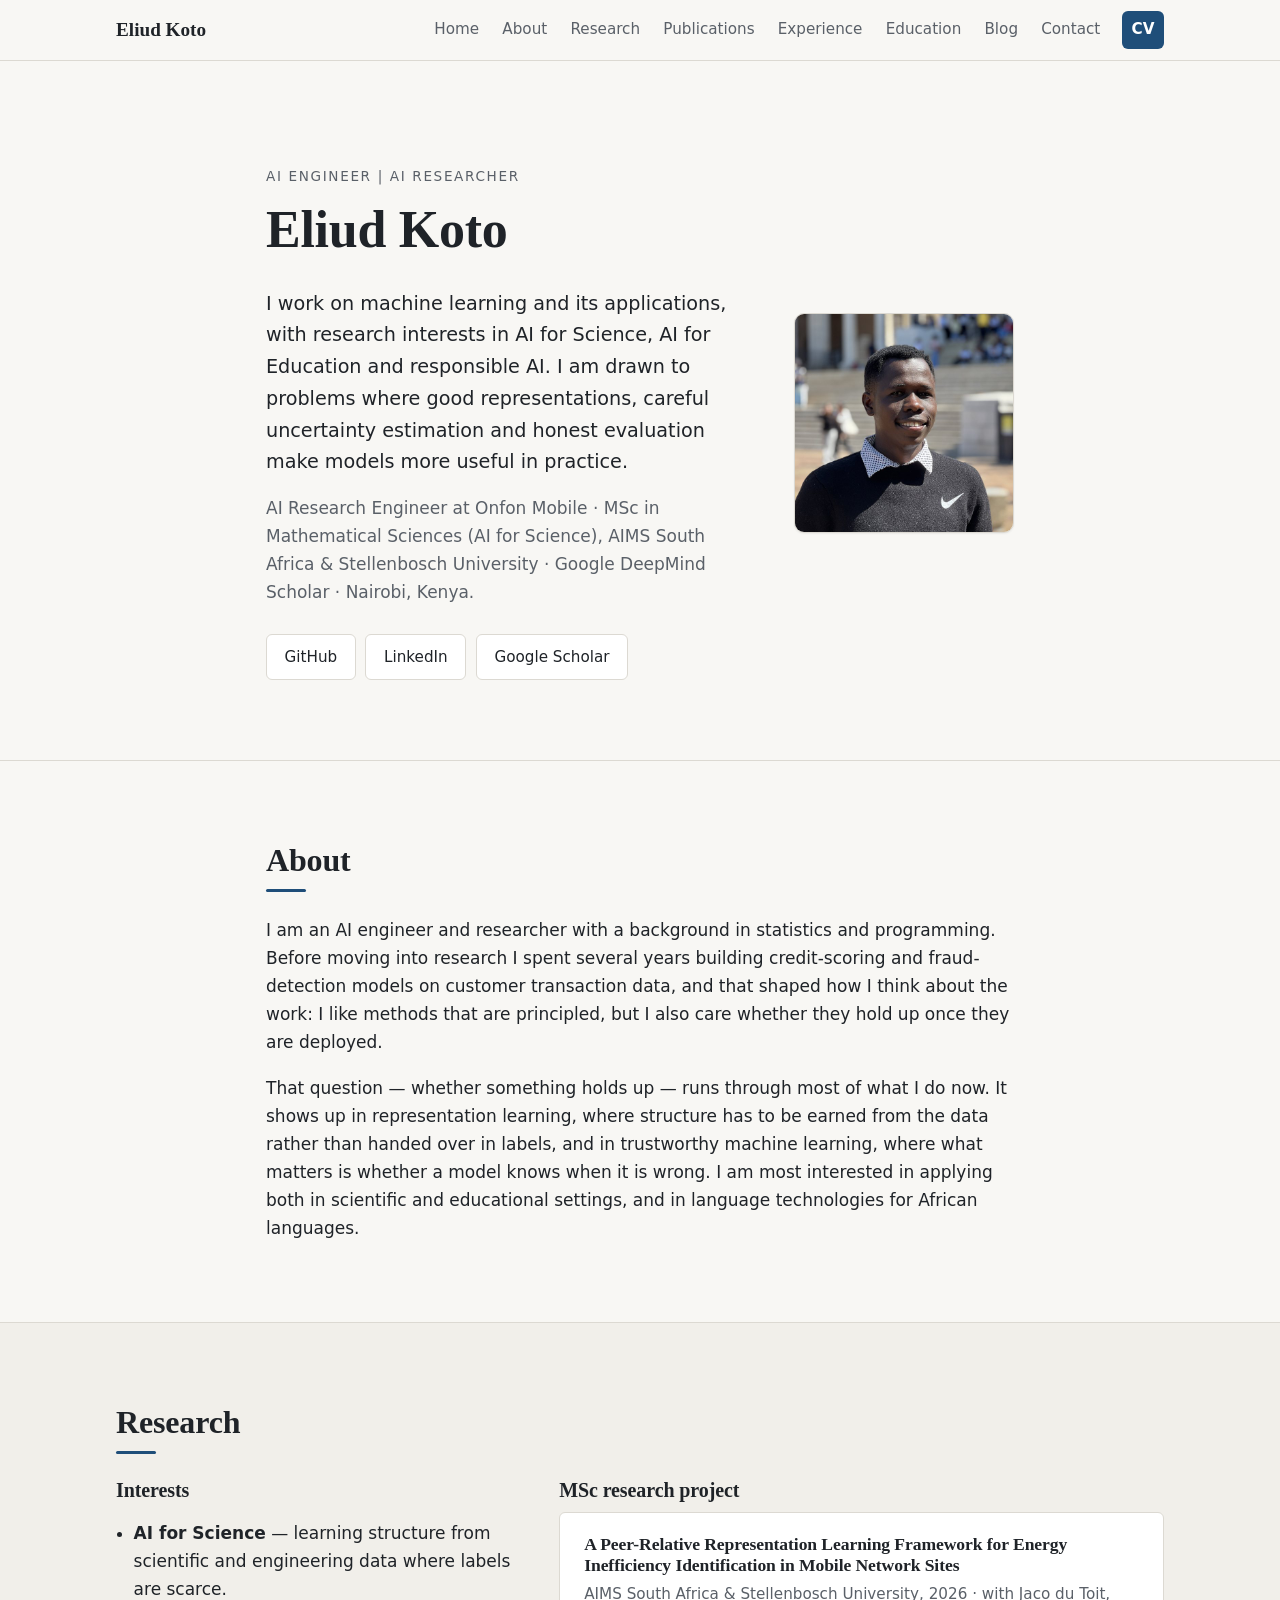
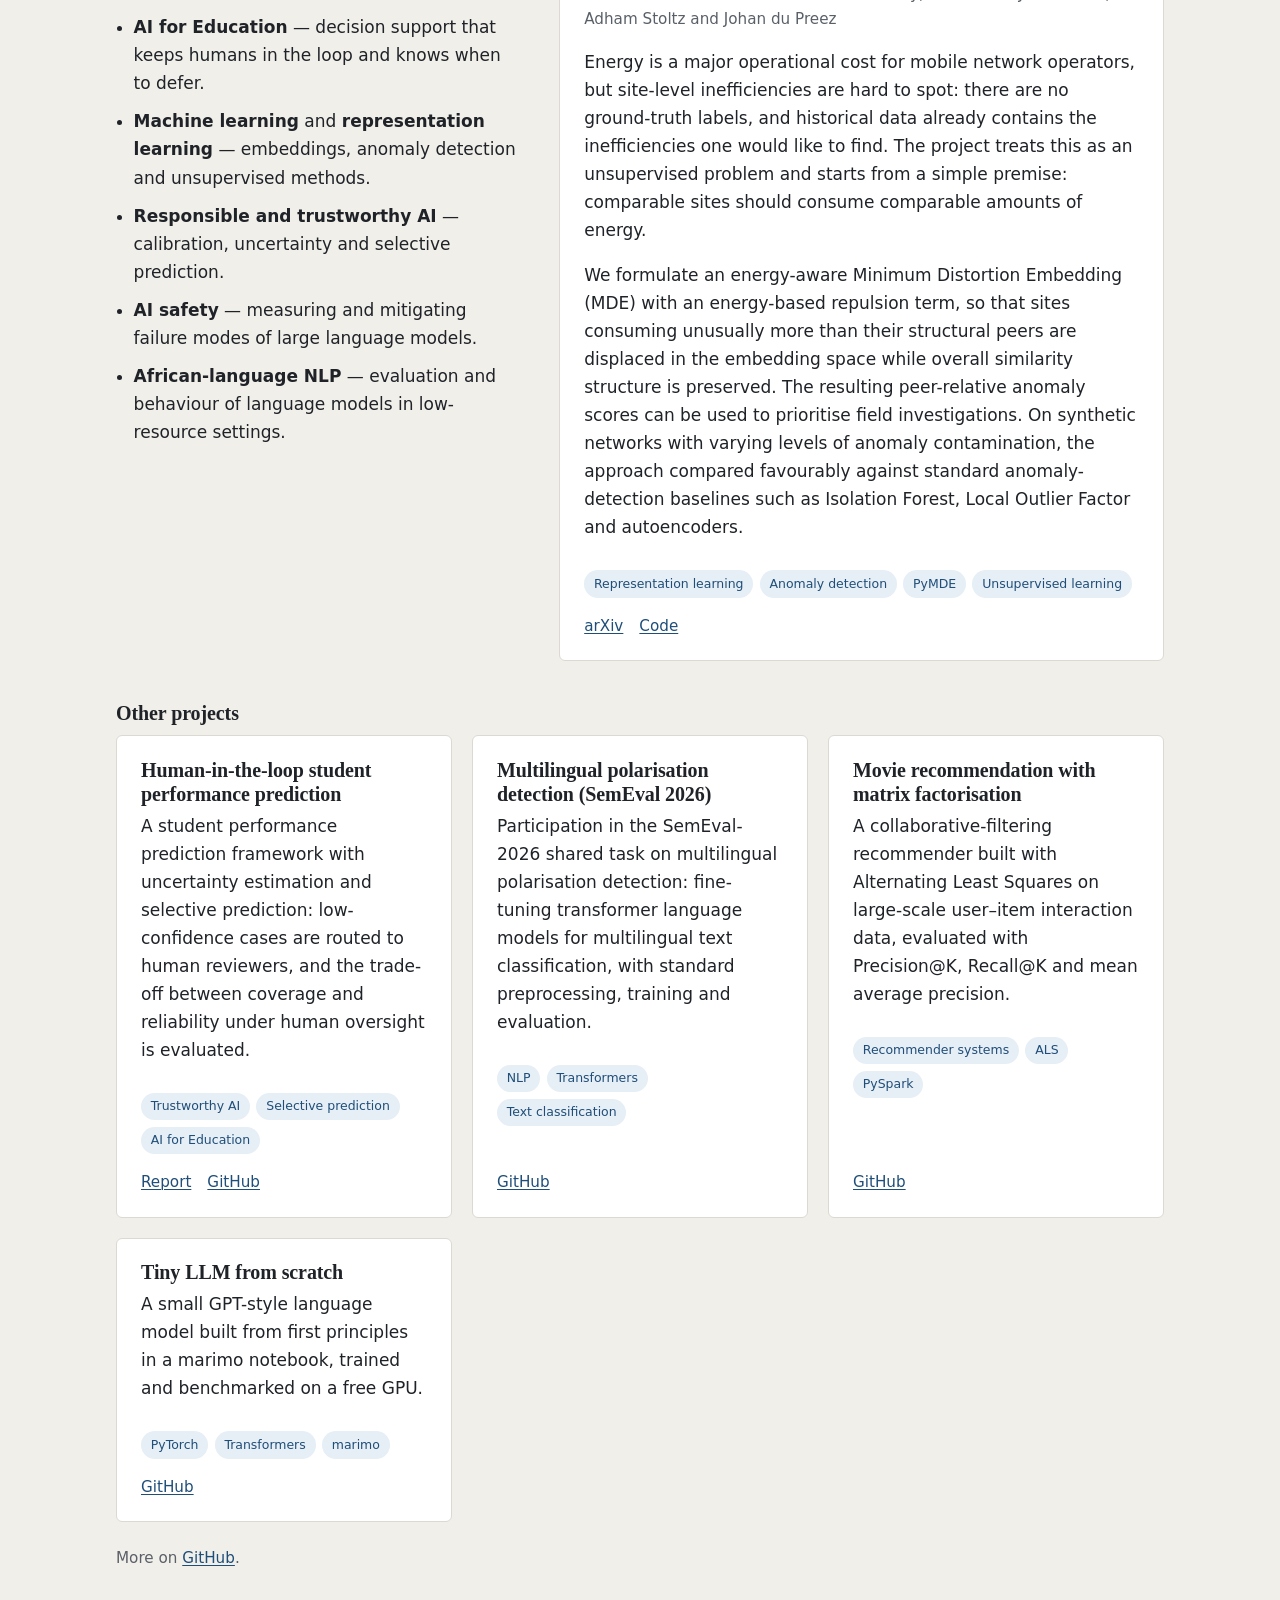
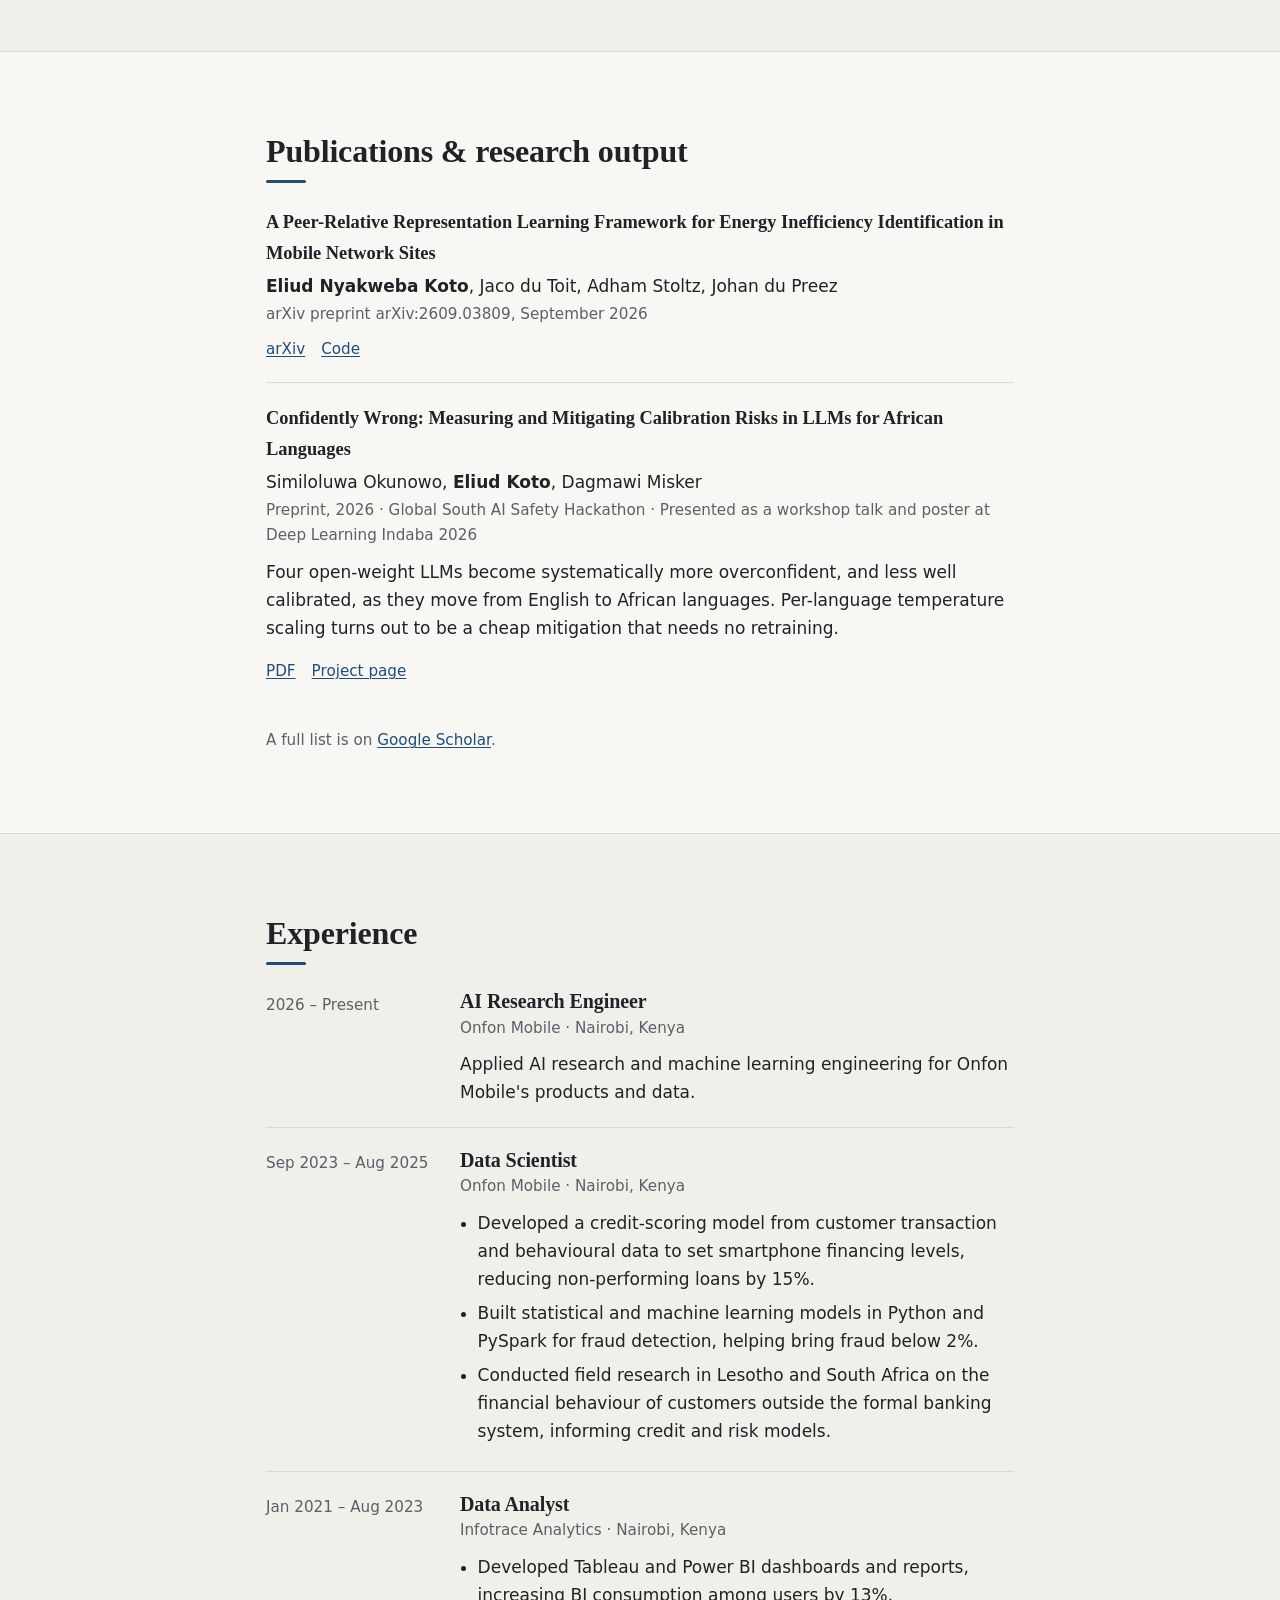
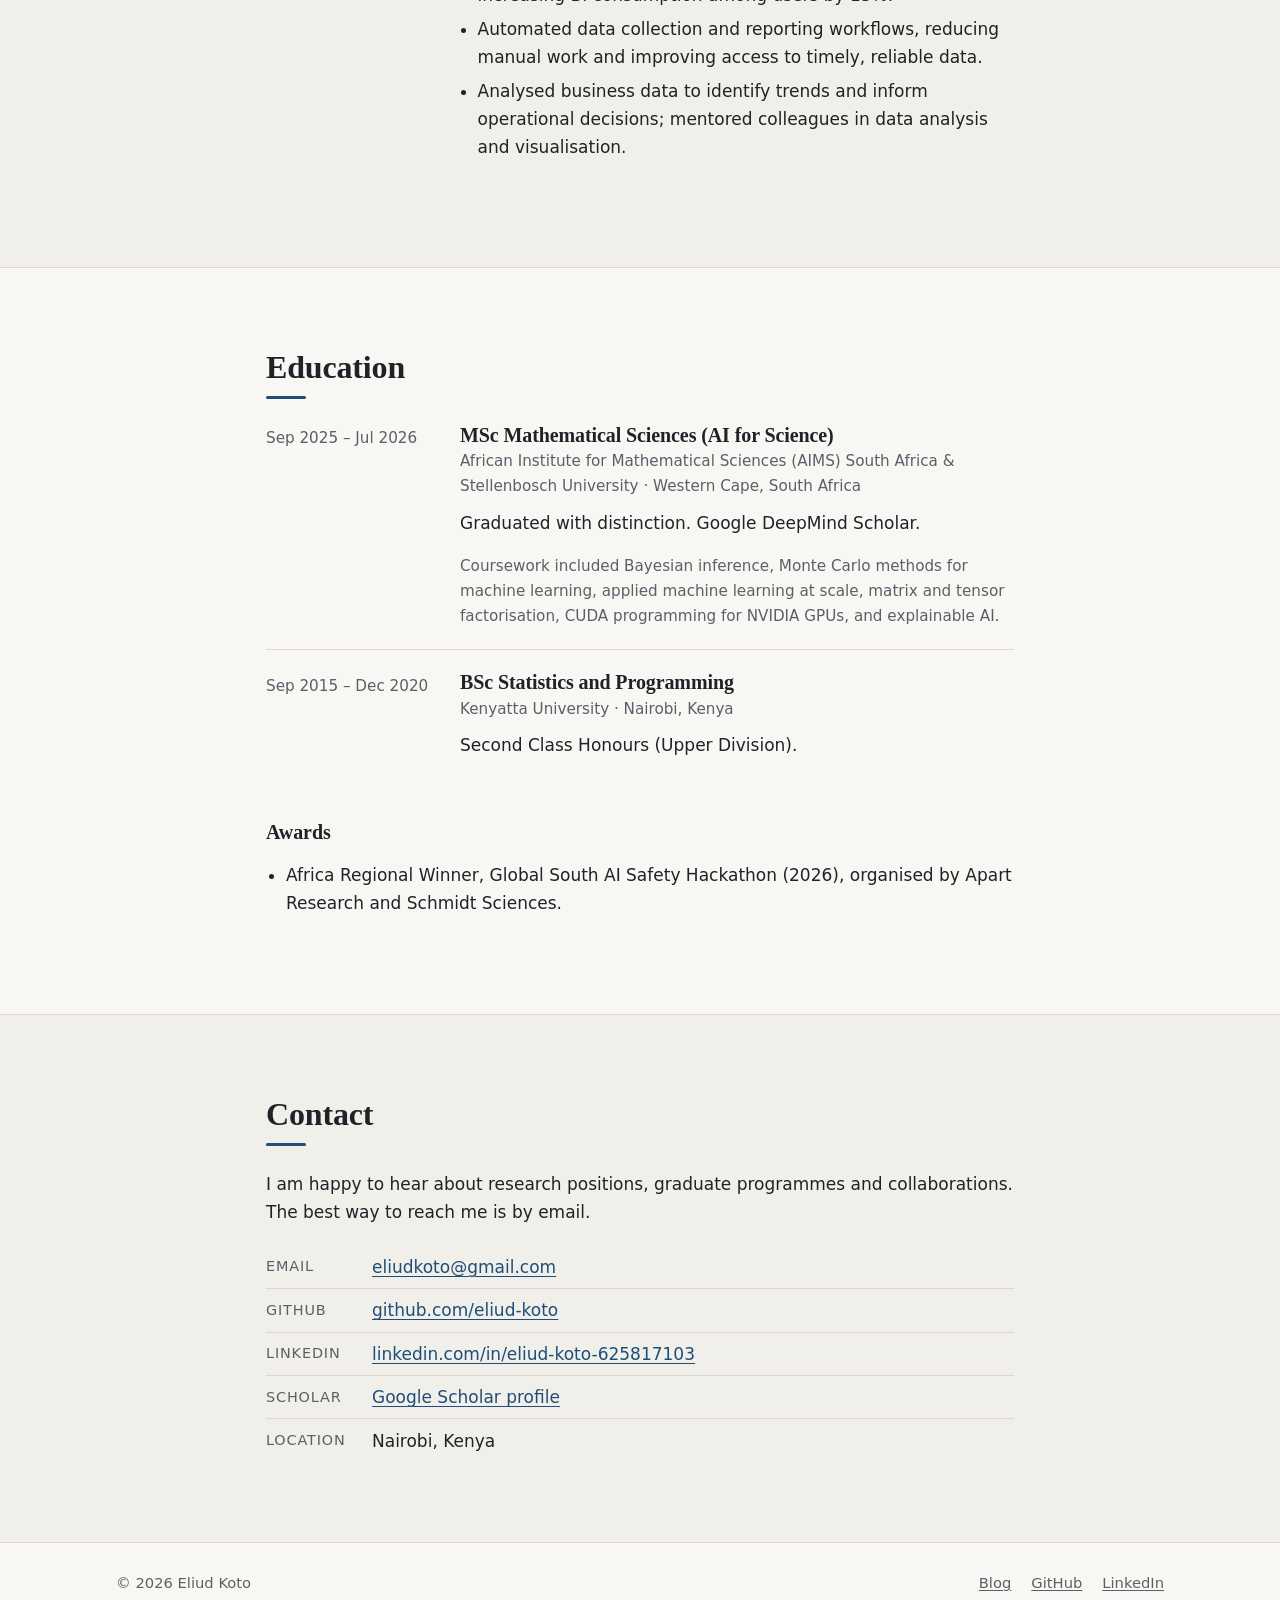
<file: index.html>
<!DOCTYPE html>
<html lang="en-GB">
<head>
  <meta charset="utf-8">
  <meta name="viewport" content="width=device-width, initial-scale=1">
  <title>Eliud Koto — AI Engineer &amp; AI Researcher</title>
  <meta name="description" content="Eliud Koto is an AI engineer and researcher working on machine learning, representation learning and responsible AI, with interests in AI for Science and AI for Education. MSc in Mathematical Sciences (AI for Science), AIMS South Africa and Stellenbosch University.">
  <meta name="author" content="Eliud Koto">
  <link rel="canonical" href="https://eliud-koto.github.io/">
  <meta name="theme-color" content="#f8f7f4">

  <meta property="og:type" content="profile">
  <meta property="og:title" content="Eliud Koto — AI Engineer &amp; AI Researcher">
  <meta property="og:description" content="Machine learning, representation learning and responsible AI, with interests in AI for Science and AI for Education.">
  <meta property="og:url" content="https://eliud-koto.github.io/">
  <meta property="og:site_name" content="Eliud Koto">
  <meta property="og:image" content="https://eliud-koto.github.io/assets/eliud-koto.jpg">
  <meta name="twitter:card" content="summary">

  <link rel="icon" href="assets/favicon.svg" type="image/svg+xml">
  <link rel="stylesheet" href="css/style.css">

  <script type="application/ld+json">
  {
    "@context": "https://schema.org",
    "@type": "Person",
    "name": "Eliud Koto",
    "alternateName": "Eliud Nyakweba Koto",
    "jobTitle": "AI Research Engineer",
    "worksFor": { "@type": "Organization", "name": "Onfon Mobile" },
    "url": "https://eliud-koto.github.io/",
    "email": "mailto:eliudkoto@gmail.com",
    "address": { "@type": "PostalAddress", "addressLocality": "Nairobi", "addressCountry": "KE" },
    "alumniOf": [
      { "@type": "CollegeOrUniversity", "name": "African Institute for Mathematical Sciences (AIMS) South Africa" },
      { "@type": "CollegeOrUniversity", "name": "Stellenbosch University" },
      { "@type": "CollegeOrUniversity", "name": "Kenyatta University" }
    ],
    "image": "https://eliud-koto.github.io/assets/eliud-koto.jpg",
    "sameAs": [
      "https://github.com/eliud-koto",
      "https://www.linkedin.com/in/eliud-koto-625817103/",
      "https://scholar.google.com/citations?user=v_cgbv4AAAAJ"
    ]
  }
  </script>
</head>
<body>

<a class="skip-link" href="#main">Skip to content</a>

<header class="site-header">
  <div class="container nav-bar">
    <a class="brand" href="#home">Eliud Koto</a>

    <button class="nav-toggle" type="button" aria-expanded="false" aria-controls="site-nav" aria-label="Open menu">
      <span class="nav-toggle-bar"></span>
      <span class="nav-toggle-bar"></span>
      <span class="nav-toggle-bar"></span>
    </button>

    <nav id="site-nav" class="site-nav" aria-label="Main">
      <ul>
        <li><a href="#home">Home</a></li>
        <li><a href="#about">About</a></li>
        <li><a href="#research">Research</a></li>
        <li><a href="#publications">Publications</a></li>
        <li><a href="#experience">Experience</a></li>
        <li><a href="#education">Education</a></li>
        <li><a href="blog/">Blog</a></li>
        <li><a href="#contact">Contact</a></li>
        <li><a class="nav-cv" href="assets/Eliud_Koto_CV.pdf" target="_blank" rel="noopener">CV</a></li>
      </ul>
    </nav>
  </div>
</header>

<main id="main">

  <!-- HOME -->
  <section id="home" class="hero">
    <div class="container narrow hero-inner">
      <div class="hero-text">
      <p class="eyebrow">AI Engineer&nbsp;|&nbsp;AI Researcher</p>
      <h1>Eliud Koto</h1>
      <p class="lead">
        I work on machine learning and its applications, with research interests in
        AI for Science, AI for Education and responsible AI. I am drawn to problems where
        good representations, careful uncertainty estimation and honest evaluation make
        models more useful in practice.
      </p>
      <p class="lead-secondary">
        AI Research Engineer at Onfon Mobile · MSc in Mathematical Sciences (AI for Science),
        AIMS South Africa &amp; Stellenbosch University · Google DeepMind Scholar · Nairobi, Kenya.
      </p>
      <div class="actions">
        <a class="btn" href="https://github.com/eliud-koto" target="_blank" rel="noopener">GitHub</a>
        <a class="btn" href="https://www.linkedin.com/in/eliud-koto-625817103/" target="_blank" rel="noopener">LinkedIn</a>
        <a class="btn" href="https://scholar.google.com/citations?user=v_cgbv4AAAAJ" target="_blank" rel="noopener">Google Scholar</a>
      </div>
      </div>
      <img class="hero-photo" src="assets/eliud-koto.jpg" alt="Eliud Koto" width="640" height="640" loading="eager" decoding="async">
    </div>
  </section>

  <!-- ABOUT -->
  <section id="about" class="section">
    <div class="container narrow">
      <h2>About</h2>
      <p>
        I am an AI engineer and researcher with a background in statistics and programming.
        Before moving into research I spent several years building credit-scoring and
        fraud-detection models on customer transaction data, and that shaped how I think about
        the work: I like methods that are principled, but I also care whether they hold up once
        they are deployed.
      </p>
      <p>
        That question — whether something holds up — runs through most of what I do now. It
        shows up in representation learning, where structure has to be earned from the data
        rather than handed over in labels, and in trustworthy machine learning, where what
        matters is whether a model knows when it is wrong. I am most interested in applying
        both in scientific and educational settings, and in language technologies for African
        languages.
      </p>
    </div>
  </section>

  <!-- RESEARCH -->
  <section id="research" class="section section-alt">
    <div class="container">
      <h2>Research</h2>

      <div class="two-col">
        <div>
          <h3>Interests</h3>
          <ul class="interest-list">
            <li><strong>AI for Science</strong> — learning structure from scientific and engineering data where labels are scarce.</li>
            <li><strong>AI for Education</strong> — decision support that keeps humans in the loop and knows when to defer.</li>
            <li><strong>Machine learning</strong> and <strong>representation learning</strong> — embeddings, anomaly detection and unsupervised methods.</li>
            <li><strong>Responsible and trustworthy AI</strong> — calibration, uncertainty and selective prediction.</li>
            <li><strong>AI safety</strong> — measuring and mitigating failure modes of large language models.</li>
            <li><strong>African-language NLP</strong> — evaluation and behaviour of language models in low-resource settings.</li>
          </ul>
        </div>

        <div>
          <h3>MSc research project</h3>
          <article class="card">
            <h4>A Peer-Relative Representation Learning Framework for Energy Inefficiency Identification in Mobile Network Sites</h4>
            <p class="meta">AIMS South Africa &amp; Stellenbosch University, 2026 · with Jaco du Toit, Adham Stoltz and Johan du Preez</p>
            <p>
              Energy is a major operational cost for mobile network operators, but site-level
              inefficiencies are hard to spot: there are no ground-truth labels, and historical
              data already contains the inefficiencies one would like to find. The project treats
              this as an unsupervised problem and starts from a simple premise: comparable sites
              should consume comparable amounts of energy.
            </p>
            <p>
              We formulate an energy-aware Minimum Distortion Embedding (MDE) with an energy-based
              repulsion term, so that sites consuming unusually more than their structural peers are
              displaced in the embedding space while overall similarity structure is preserved. The
              resulting peer-relative anomaly scores can be used to prioritise field investigations.
              On synthetic networks with varying levels of anomaly contamination, the approach
              compared favourably against standard anomaly-detection baselines such as Isolation
              Forest, Local Outlier Factor and autoencoders.
            </p>
            <p class="tags">
              <span>Representation learning</span><span>Anomaly detection</span><span>PyMDE</span><span>Unsupervised learning</span>
            </p>
            <p class="links">
              <a href="https://arxiv.org/abs/2609.03809" target="_blank" rel="noopener">arXiv</a>
              <a href="https://github.com/eliud-koto/energy-aware-mde" target="_blank" rel="noopener">Code</a>
            </p>
          </article>
        </div>
      </div>

      <h3 class="subhead" id="projects">Other projects</h3>

      <div class="grid">
        <article class="card">
          <h3>Human-in-the-loop student performance prediction</h3>
          <p>
            A student performance prediction framework with uncertainty estimation and selective
            prediction: low-confidence cases are routed to human reviewers, and the trade-off
            between coverage and reliability under human oversight is evaluated.
          </p>
          <p class="tags"><span>Trustworthy AI</span><span>Selective prediction</span><span>AI for Education</span></p>
          <p class="links">
            <a href="https://github.com/eliud-koto/Responsible-AI-Project/blob/main/RAI_Final_Project_Report.pdf" target="_blank" rel="noopener">Report</a>
            <a href="https://github.com/eliud-koto/Responsible-AI-Project" target="_blank" rel="noopener">GitHub</a>
          </p>
        </article>

        <article class="card">
          <h3>Multilingual polarisation detection (SemEval 2026)</h3>
          <p>
            Participation in the SemEval-2026 shared task on multilingual polarisation detection:
            fine-tuning transformer language models for multilingual text classification, with
            standard preprocessing, training and evaluation.
          </p>
          <p class="tags"><span>NLP</span><span>Transformers</span><span>Text classification</span></p>
          <p class="links">
            <a href="https://github.com/eliud-koto/NLP-LLM" target="_blank" rel="noopener">GitHub</a>
          </p>
        </article>

        <article class="card">
          <h3>Movie recommendation with matrix factorisation</h3>
          <p>
            A collaborative-filtering recommender built with Alternating Least Squares on
            large-scale user–item interaction data, evaluated with Precision@K, Recall@K and
            mean average precision.
          </p>
          <p class="tags"><span>Recommender systems</span><span>ALS</span><span>PySpark</span></p>
          <p class="links">
            <a href="https://github.com/eliud-koto/Matrix-Factorization-Recommender-System" target="_blank" rel="noopener">GitHub</a>
          </p>
        </article>

        <article class="card">
          <h3>Tiny LLM from scratch</h3>
          <p>
            A small GPT-style language model built from first principles in a marimo notebook,
            trained and benchmarked on a free GPU.
          </p>
          <p class="tags"><span>PyTorch</span><span>Transformers</span><span>marimo</span></p>
          <p class="links">
            <a href="https://github.com/eliud-koto/tiny-llm-molab" target="_blank" rel="noopener">GitHub</a>
          </p>
        </article>
      </div>

      <p class="note">More on <a href="https://github.com/eliud-koto?tab=repositories" target="_blank" rel="noopener">GitHub</a>.</p>
    </div>
  </section>

  <!-- PUBLICATIONS -->
  <section id="publications" class="section">
    <div class="container narrow">
      <h2>Publications &amp; research output</h2>

      <ol class="pub-list">
        <li>
          <p class="pub-title">A Peer-Relative Representation Learning Framework for Energy Inefficiency Identification in Mobile Network Sites</p>
          <p class="pub-authors"><strong>Eliud Nyakweba Koto</strong>, Jaco du Toit, Adham Stoltz, Johan du Preez</p>
          <p class="pub-venue">arXiv preprint arXiv:2609.03809, September 2026</p>
          <p class="links">
            <a href="https://arxiv.org/abs/2609.03809" target="_blank" rel="noopener">arXiv</a>
            <a href="https://github.com/eliud-koto/energy-aware-mde" target="_blank" rel="noopener">Code</a>
          </p>
        </li>

        <li>
          <p class="pub-title">Confidently Wrong: Measuring and Mitigating Calibration Risks in LLMs for African Languages</p>
          <p class="pub-authors">Similoluwa Okunowo, <strong>Eliud Koto</strong>, Dagmawi Misker</p>
          <p class="pub-venue">Preprint, 2026 · Global South AI Safety Hackathon · Presented as a workshop talk and poster at Deep Learning Indaba 2026</p>
          <p>
            Four open-weight LLMs become systematically more overconfident, and less well
            calibrated, as they move from English to African languages. Per-language
            temperature scaling turns out to be a cheap mitigation that needs no retraining.
          </p>
          <p class="links">
            <a href="assets/Confidently_Wrong_Calibration_African_Languages.pdf" target="_blank" rel="noopener">PDF</a>
            <a href="https://apartresearch.com/project/confidently-wrong-measuring-and-mitigating-calibration-risks-in-llms-for-african-languages-hrve" target="_blank" rel="noopener">Project page</a>
          </p>
        </li>
      </ol>

      <p class="note">
        A full list is on <a href="https://scholar.google.com/citations?user=v_cgbv4AAAAJ" target="_blank" rel="noopener">Google Scholar</a>.
      </p>
    </div>
  </section>

  <!-- EXPERIENCE -->
  <section id="experience" class="section section-alt">
    <div class="container narrow">
      <h2>Experience</h2>

      <ol class="timeline">
        <li>
          <div class="timeline-when">2026 – Present</div>
          <div class="timeline-what">
            <h3>AI Research Engineer</h3>
            <p class="meta">Onfon Mobile · Nairobi, Kenya</p>
            <p>Applied AI research and machine learning engineering for Onfon Mobile's products and data.</p>
          </div>
        </li>

        <li>
          <div class="timeline-when">Sep 2023 – Aug 2025</div>
          <div class="timeline-what">
            <h3>Data Scientist</h3>
            <p class="meta">Onfon Mobile · Nairobi, Kenya</p>
            <ul>
              <li>Developed a credit-scoring model from customer transaction and behavioural data to set smartphone financing levels, reducing non-performing loans by 15%.</li>
              <li>Built statistical and machine learning models in Python and PySpark for fraud detection, helping bring fraud below 2%.</li>
              <li>Conducted field research in Lesotho and South Africa on the financial behaviour of customers outside the formal banking system, informing credit and risk models.</li>
            </ul>
          </div>
        </li>

        <li>
          <div class="timeline-when">Jan 2021 – Aug 2023</div>
          <div class="timeline-what">
            <h3>Data Analyst</h3>
            <p class="meta">Infotrace Analytics · Nairobi, Kenya</p>
            <ul>
              <li>Developed Tableau and Power BI dashboards and reports, increasing BI consumption among users by 13%.</li>
              <li>Automated data collection and reporting workflows, reducing manual work and improving access to timely, reliable data.</li>
              <li>Analysed business data to identify trends and inform operational decisions; mentored colleagues in data analysis and visualisation.</li>
            </ul>
          </div>
        </li>
      </ol>
    </div>
  </section>

  <!-- EDUCATION -->
  <section id="education" class="section">
    <div class="container narrow">
      <h2>Education</h2>

      <ol class="timeline">
        <li>
          <div class="timeline-when">Sep 2025 – Jul 2026</div>
          <div class="timeline-what">
            <h3>MSc Mathematical Sciences (AI for Science)</h3>
            <p class="meta">African Institute for Mathematical Sciences (AIMS) South Africa &amp; Stellenbosch University · Western Cape, South Africa</p>
            <p>Graduated with distinction. Google DeepMind Scholar.</p>
            <p class="small">Coursework included Bayesian inference, Monte Carlo methods for machine learning, applied machine learning at scale, matrix and tensor factorisation, CUDA programming for NVIDIA GPUs, and explainable AI.</p>
          </div>
        </li>

        <li>
          <div class="timeline-when">Sep 2015 – Dec 2020</div>
          <div class="timeline-what">
            <h3>BSc Statistics and Programming</h3>
            <p class="meta">Kenyatta University · Nairobi, Kenya</p>
            <p>Second Class Honours (Upper Division).</p>
          </div>
        </li>
      </ol>

      <h3 class="subhead">Awards</h3>
      <ul class="plain-list">
        <li>Africa Regional Winner, Global South AI Safety Hackathon (2026), organised by Apart Research and Schmidt Sciences.</li>
      </ul>
    </div>
  </section>

  <!-- CONTACT -->
  <section id="contact" class="section section-alt">
    <div class="container narrow">
      <h2>Contact</h2>
      <p>
        I am happy to hear about research positions, graduate programmes and collaborations.
        The best way to reach me is by email.
      </p>
      <ul class="contact-list">
        <li><span class="label">Email</span> <a href="mailto:eliudkoto@gmail.com">eliudkoto@gmail.com</a></li>
        <li><span class="label">GitHub</span> <a href="https://github.com/eliud-koto" target="_blank" rel="noopener">github.com/eliud-koto</a></li>
        <li><span class="label">LinkedIn</span> <a href="https://www.linkedin.com/in/eliud-koto-625817103/" target="_blank" rel="noopener">linkedin.com/in/eliud-koto-625817103</a></li>
        <li><span class="label">Scholar</span> <a href="https://scholar.google.com/citations?user=v_cgbv4AAAAJ" target="_blank" rel="noopener">Google Scholar profile</a></li>
        <li><span class="label">Location</span> Nairobi, Kenya</li>
      </ul>
    </div>
  </section>

</main>

<footer class="site-footer">
  <div class="container footer-bar">
    <p>© <span id="year">2026</span> Eliud Koto</p>
    <ul>
      <li><a href="blog/">Blog</a></li>
      <li><a href="https://github.com/eliud-koto" target="_blank" rel="noopener">GitHub</a></li>
      <li><a href="https://www.linkedin.com/in/eliud-koto-625817103/" target="_blank" rel="noopener">LinkedIn</a></li>
    </ul>
  </div>
</footer>

<script src="js/main.js"></script>
</body>
</html>
</file>
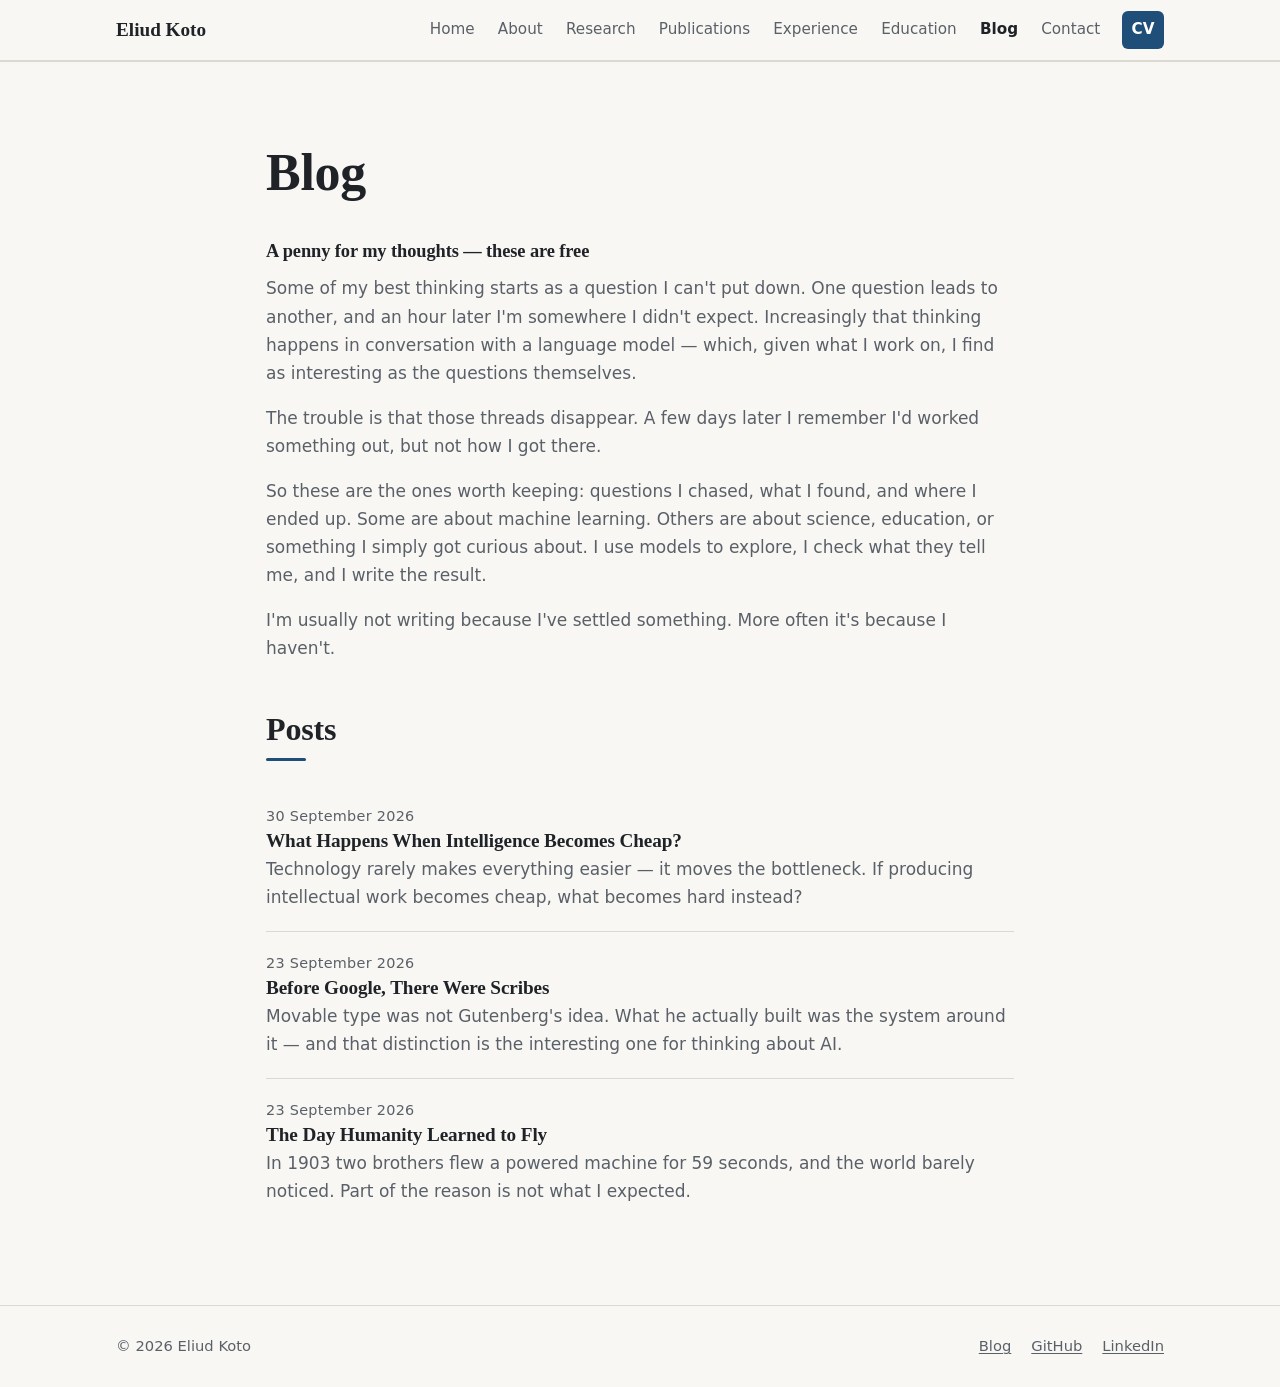
<file: blog/index.html>
<!DOCTYPE html>
<html lang="en-GB">
<head>
  <meta charset="utf-8">
  <meta name="viewport" content="width=device-width, initial-scale=1">
  <title>Blog — Eliud Koto</title>
  <meta name="description" content="Notes and essays by Eliud Koto on machine learning, science, education and whatever question happens to be worth chasing.">
  <meta name="author" content="Eliud Koto">
  <link rel="canonical" href="https://eliud-koto.github.io/blog/">
  <meta name="theme-color" content="#f8f7f4">

  <meta property="og:type" content="website">
  <meta property="og:title" content="Blog — Eliud Koto">
  <meta property="og:description" content="Notes and essays on machine learning, science, education and whatever question happens to be worth chasing.">
  <meta property="og:url" content="https://eliud-koto.github.io/blog/">
  <meta property="og:site_name" content="Eliud Koto">
  <meta property="og:image" content="https://eliud-koto.github.io/assets/eliud-koto.jpg">
  <meta name="twitter:card" content="summary">

  <link rel="icon" href="../assets/favicon.svg" type="image/svg+xml">
  <link rel="stylesheet" href="../css/style.css">
</head>
<body>

<a class="skip-link" href="#main">Skip to content</a>

<header class="site-header">
  <div class="container nav-bar">
    <a class="brand" href="../index.html">Eliud Koto</a>

    <button class="nav-toggle" type="button" aria-expanded="false" aria-controls="site-nav" aria-label="Open menu">
      <span class="nav-toggle-bar"></span>
      <span class="nav-toggle-bar"></span>
      <span class="nav-toggle-bar"></span>
    </button>

    <nav id="site-nav" class="site-nav" aria-label="Main">
      <ul>
        <li><a href="../index.html">Home</a></li>
        <li><a href="../index.html#about">About</a></li>
        <li><a href="../index.html#research">Research</a></li>
        <li><a href="../index.html#publications">Publications</a></li>
        <li><a href="../index.html#experience">Experience</a></li>
        <li><a href="../index.html#education">Education</a></li>
        <li><a href="index.html" aria-current="page">Blog</a></li>
        <li><a href="../index.html#contact">Contact</a></li>
        <li><a class="nav-cv" href="../assets/Eliud_Koto_CV.pdf" target="_blank" rel="noopener">CV</a></li>
      </ul>
    </nav>
  </div>
</header>

<main id="main">

  <section class="section">
    <div class="container narrow">
      <h1 class="page-title">Blog</h1>

      <div class="post-intro">
        <h2 class="intro-heading">A penny for my thoughts &mdash; these are free</h2>
        <p>
          Some of my best thinking starts as a question I can't put down. One question leads
          to another, and an hour later I'm somewhere I didn't expect. Increasingly that
          thinking happens in conversation with a language model — which, given what I work
          on, I find as interesting as the questions themselves.
        </p>
        <p>
          The trouble is that those threads disappear. A few days later I remember I'd worked
          something out, but not how I got there.
        </p>
        <p>
          So these are the ones worth keeping: questions I chased, what I found, and where I
          ended up. Some are about machine learning. Others are about science, education, or
          something I simply got curious about. I use models to explore, I check what they
          tell me, and I write the result.
        </p>
        <p>
          I'm usually not writing because I've settled something. More often it's because I
          haven't.
        </p>
      </div>

      <h2 class="subhead">Posts</h2>

      <!--
        To add a post:
          1. Copy _template.html to <slug>.html in this folder.
          2. Fill in the title, date and body.
          3. Add an <li> to the list below, newest first.
      -->
      <ol class="post-list">
        <li>
          <p class="post-date"><time datetime="2026-09-30">30 September 2026</time></p>
          <h3><a href="what-happens-when-intelligence-becomes-cheap.html">What Happens When Intelligence Becomes Cheap?</a></h3>
          <p>Technology rarely makes everything easier — it moves the bottleneck. If producing intellectual work becomes cheap, what becomes hard instead?</p>
        </li>
        <li>
          <p class="post-date"><time datetime="2026-09-23">23 September 2026</time></p>
          <h3><a href="before-google-there-were-scribes.html">Before Google, There Were Scribes</a></h3>
          <p>Movable type was not Gutenberg's idea. What he actually built was the system around it — and that distinction is the interesting one for thinking about AI.</p>
        </li>
        <li>
          <p class="post-date"><time datetime="2026-09-23">23 September 2026</time></p>
          <h3><a href="the-day-humanity-learned-to-fly.html">The Day Humanity Learned to Fly</a></h3>
          <p>In 1903 two brothers flew a powered machine for 59 seconds, and the world barely noticed. Part of the reason is not what I expected.</p>
        </li>
      </ol>
    </div>
  </section>

</main>

<footer class="site-footer">
  <div class="container footer-bar">
    <p>© <span id="year">2026</span> Eliud Koto</p>
    <ul>
      <li><a href="index.html">Blog</a></li>
      <li><a href="https://github.com/eliud-koto" target="_blank" rel="noopener">GitHub</a></li>
      <li><a href="https://www.linkedin.com/in/eliud-koto-625817103/" target="_blank" rel="noopener">LinkedIn</a></li>
    </ul>
  </div>
</footer>

<script src="../js/main.js"></script>
</body>
</html>
</file>
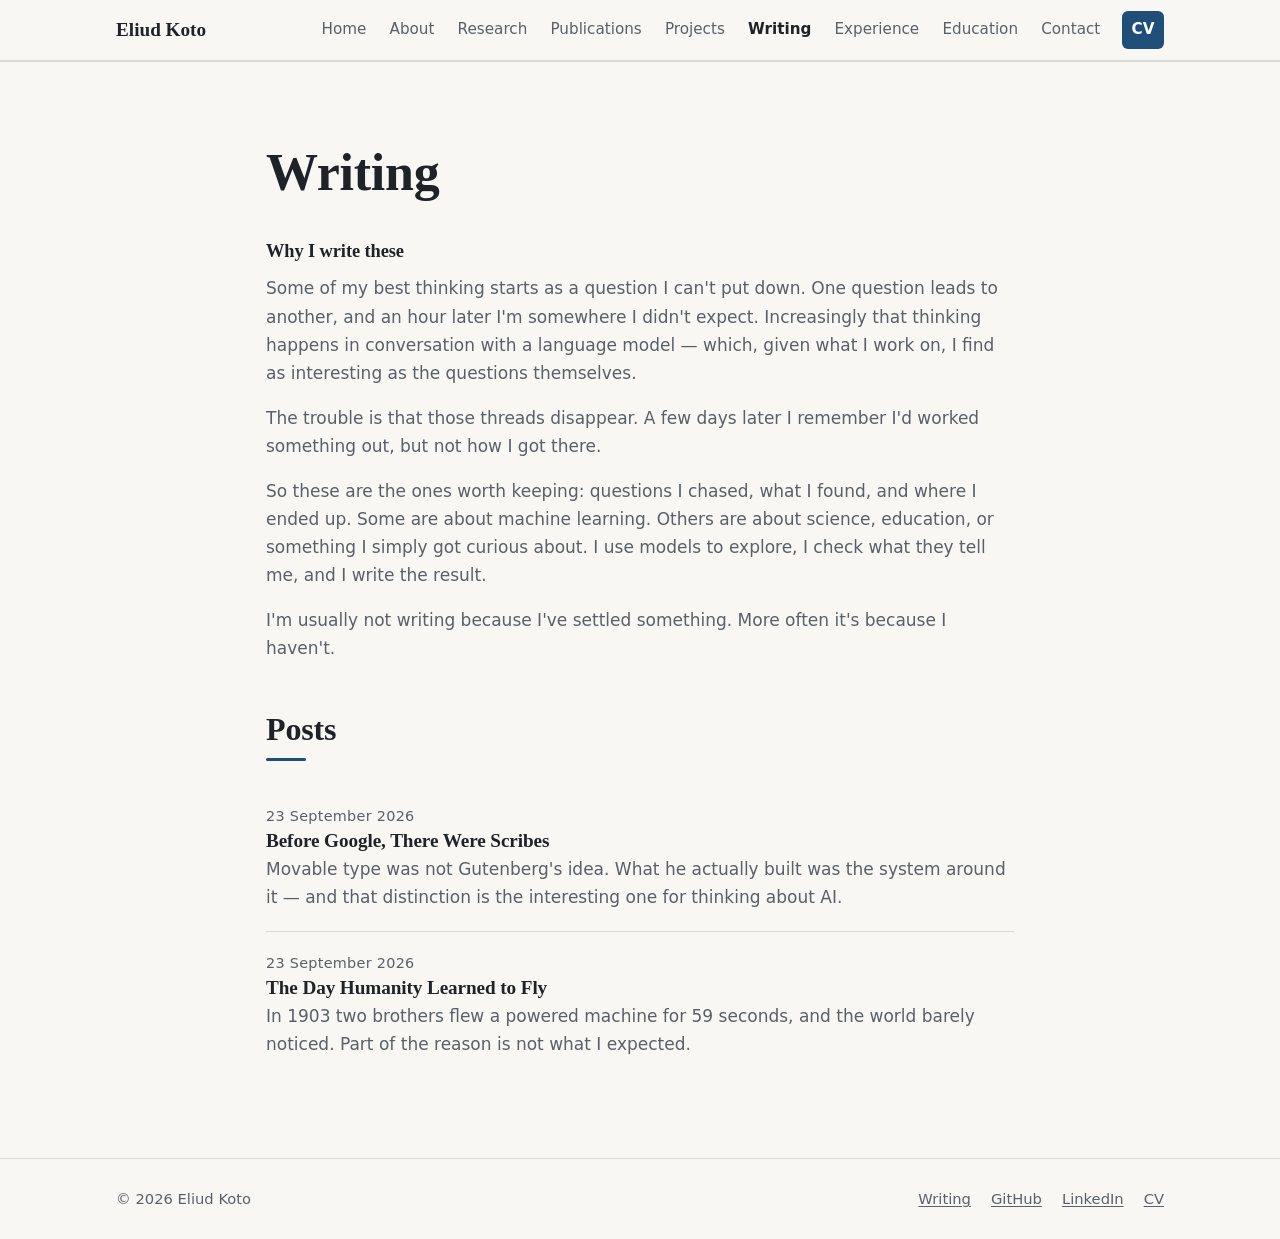
<file: writing/index.html>
<!DOCTYPE html>
<html lang="en-GB">
<head>
  <meta charset="utf-8">
  <meta name="viewport" content="width=device-width, initial-scale=1">
  <title>Writing — Eliud Koto</title>
  <meta name="description" content="Notes and essays by Eliud Koto on machine learning, science, education and whatever question happens to be worth chasing.">
  <meta name="author" content="Eliud Koto">
  <link rel="canonical" href="https://eliud-koto.github.io/writing/">
  <meta name="theme-color" content="#f8f7f4">

  <meta property="og:type" content="website">
  <meta property="og:title" content="Writing — Eliud Koto">
  <meta property="og:description" content="Notes and essays on machine learning, science, education and whatever question happens to be worth chasing.">
  <meta property="og:url" content="https://eliud-koto.github.io/writing/">
  <meta property="og:site_name" content="Eliud Koto">
  <meta property="og:image" content="https://eliud-koto.github.io/assets/eliud-koto.jpg">
  <meta name="twitter:card" content="summary">

  <link rel="icon" href="../assets/favicon.svg" type="image/svg+xml">
  <link rel="stylesheet" href="../css/style.css">
</head>
<body>

<a class="skip-link" href="#main">Skip to content</a>

<header class="site-header">
  <div class="container nav-bar">
    <a class="brand" href="../index.html">Eliud Koto</a>

    <button class="nav-toggle" type="button" aria-expanded="false" aria-controls="site-nav" aria-label="Open menu">
      <span class="nav-toggle-bar"></span>
      <span class="nav-toggle-bar"></span>
      <span class="nav-toggle-bar"></span>
    </button>

    <nav id="site-nav" class="site-nav" aria-label="Main">
      <ul>
        <li><a href="../index.html">Home</a></li>
        <li><a href="../index.html#about">About</a></li>
        <li><a href="../index.html#research">Research</a></li>
        <li><a href="../index.html#publications">Publications</a></li>
        <li><a href="../index.html#projects">Projects</a></li>
        <li><a href="index.html" aria-current="page">Writing</a></li>
        <li><a href="../index.html#experience">Experience</a></li>
        <li><a href="../index.html#education">Education</a></li>
        <li><a href="../index.html#contact">Contact</a></li>
        <li><a class="nav-cv" href="../assets/Eliud_Koto_CV.pdf" target="_blank" rel="noopener">CV</a></li>
      </ul>
    </nav>
  </div>
</header>

<main id="main">

  <section class="section">
    <div class="container narrow">
      <h1 class="page-title">Writing</h1>

      <div class="post-intro">
        <h2 class="intro-heading">Why I write these</h2>
        <p>
          Some of my best thinking starts as a question I can't put down. One question leads
          to another, and an hour later I'm somewhere I didn't expect. Increasingly that
          thinking happens in conversation with a language model — which, given what I work
          on, I find as interesting as the questions themselves.
        </p>
        <p>
          The trouble is that those threads disappear. A few days later I remember I'd worked
          something out, but not how I got there.
        </p>
        <p>
          So these are the ones worth keeping: questions I chased, what I found, and where I
          ended up. Some are about machine learning. Others are about science, education, or
          something I simply got curious about. I use models to explore, I check what they
          tell me, and I write the result.
        </p>
        <p>
          I'm usually not writing because I've settled something. More often it's because I
          haven't.
        </p>
      </div>

      <h2 class="subhead">Posts</h2>

      <!--
        To add a post:
          1. Copy _template.html to <slug>.html in this folder.
          2. Fill in the title, date and body.
          3. Add an <li> to the list below, newest first.
          4. Mirror the newest two entries in the Writing section of ../index.html.
      -->
      <ol class="post-list">
        <li>
          <p class="post-date"><time datetime="2026-09-23">23 September 2026</time></p>
          <h3><a href="before-google-there-were-scribes.html">Before Google, There Were Scribes</a></h3>
          <p>Movable type was not Gutenberg's idea. What he actually built was the system around it — and that distinction is the interesting one for thinking about AI.</p>
        </li>
        <li>
          <p class="post-date"><time datetime="2026-09-23">23 September 2026</time></p>
          <h3><a href="the-day-humanity-learned-to-fly.html">The Day Humanity Learned to Fly</a></h3>
          <p>In 1903 two brothers flew a powered machine for 59 seconds, and the world barely noticed. Part of the reason is not what I expected.</p>
        </li>
      </ol>
    </div>
  </section>

</main>

<footer class="site-footer">
  <div class="container footer-bar">
    <p>© <span id="year">2026</span> Eliud Koto</p>
    <ul>
      <li><a href="index.html">Writing</a></li>
      <li><a href="https://github.com/eliud-koto" target="_blank" rel="noopener">GitHub</a></li>
      <li><a href="https://www.linkedin.com/in/eliud-koto-625817103/" target="_blank" rel="noopener">LinkedIn</a></li>
      <li><a href="../assets/Eliud_Koto_CV.pdf" target="_blank" rel="noopener">CV</a></li>
    </ul>
  </div>
</footer>

<script src="../js/main.js"></script>
</body>
</html>
</file>
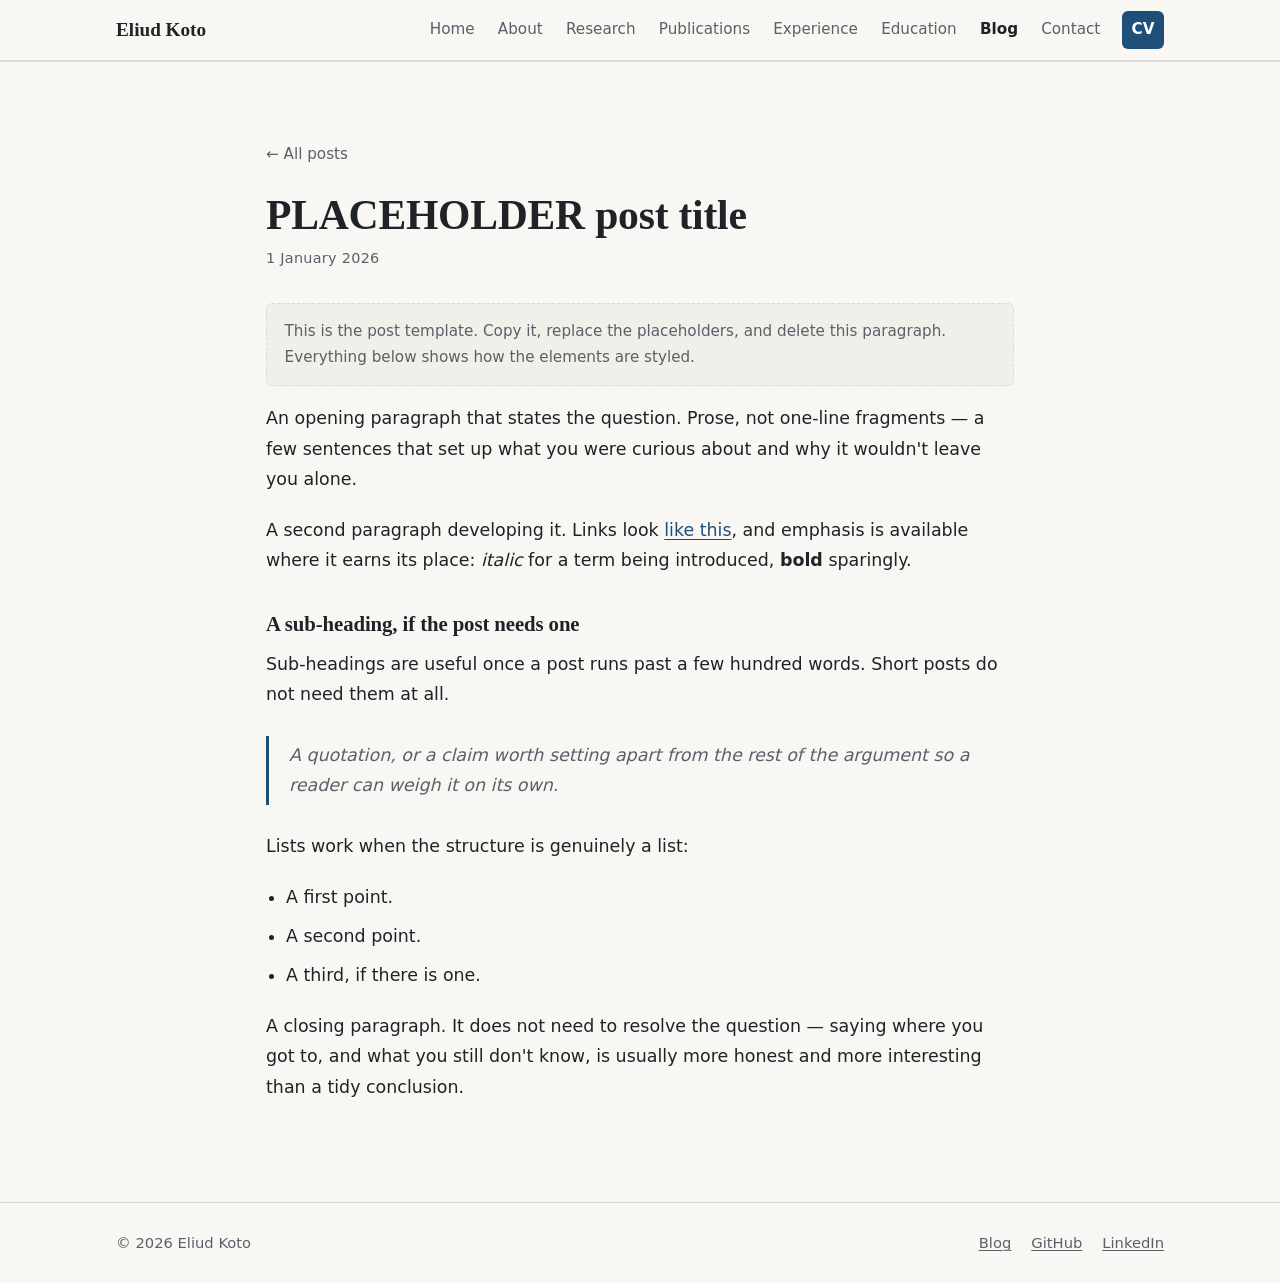
<file: blog/_template.html>
<!DOCTYPE html>
<html lang="en-GB">
<!--
  POST TEMPLATE — not linked from the site.

  To write a post:
    1. Copy this file to <slug>.html  (e.g. what-calibration-measures.html)
    2. Replace every PLACEHOLDER below: <title>, description, canonical URL,
       the <h1>, the <time> element, and the body.
    3. Delete this comment and the "template" notice in the body.
    4. Add the post to the list in index.html, newest first.

  Keep paragraphs as prose. The body is capped at a comfortable reading
  measure, so there is no need to add wrappers or inline styles.
-->
<head>
  <meta charset="utf-8">
  <meta name="viewport" content="width=device-width, initial-scale=1">
  <title>PLACEHOLDER post title — Eliud Koto</title>
  <meta name="description" content="PLACEHOLDER: one sentence describing the post, used in search results and link previews.">
  <meta name="author" content="Eliud Koto">
  <link rel="canonical" href="https://eliud-koto.github.io/blog/PLACEHOLDER-slug.html">
  <meta name="theme-color" content="#f8f7f4">

  <meta property="og:type" content="article">
  <meta property="og:title" content="PLACEHOLDER post title">
  <meta property="og:description" content="PLACEHOLDER: one sentence describing the post.">
  <meta property="og:url" content="https://eliud-koto.github.io/blog/PLACEHOLDER-slug.html">
  <meta property="og:site_name" content="Eliud Koto">
  <meta name="twitter:card" content="summary">

  <link rel="icon" href="../assets/favicon.svg" type="image/svg+xml">
  <link rel="stylesheet" href="../css/style.css">
</head>
<body>

<a class="skip-link" href="#main">Skip to content</a>

<header class="site-header">
  <div class="container nav-bar">
    <a class="brand" href="../index.html">Eliud Koto</a>

    <button class="nav-toggle" type="button" aria-expanded="false" aria-controls="site-nav" aria-label="Open menu">
      <span class="nav-toggle-bar"></span>
      <span class="nav-toggle-bar"></span>
      <span class="nav-toggle-bar"></span>
    </button>

    <nav id="site-nav" class="site-nav" aria-label="Main">
      <ul>
        <li><a href="../index.html">Home</a></li>
        <li><a href="../index.html#about">About</a></li>
        <li><a href="../index.html#research">Research</a></li>
        <li><a href="../index.html#publications">Publications</a></li>
        <li><a href="../index.html#experience">Experience</a></li>
        <li><a href="../index.html#education">Education</a></li>
        <li><a href="index.html" aria-current="page">Blog</a></li>
        <li><a href="../index.html#contact">Contact</a></li>
        <li><a class="nav-cv" href="../assets/Eliud_Koto_CV.pdf" target="_blank" rel="noopener">CV</a></li>
      </ul>
    </nav>
  </div>
</header>

<main id="main">

  <article class="section post">
    <div class="container narrow">

      <p class="back-link"><a href="index.html">← All posts</a></p>

      <header class="post-header">
        <h1>PLACEHOLDER post title</h1>
        <p class="post-date"><time datetime="2026-01-01">1 January 2026</time></p>
      </header>

      <div class="post-body">

        <p class="template-notice">
          This is the post template. Copy it, replace the placeholders, and delete
          this paragraph. Everything below shows how the elements are styled.
        </p>

        <p>
          An opening paragraph that states the question. Prose, not one-line fragments —
          a few sentences that set up what you were curious about and why it wouldn't
          leave you alone.
        </p>

        <p>
          A second paragraph developing it. Links look <a href="../index.html">like this</a>,
          and emphasis is available where it earns its place: <em>italic</em> for a term
          being introduced, <strong>bold</strong> sparingly.
        </p>

        <h2>A sub-heading, if the post needs one</h2>

        <p>
          Sub-headings are useful once a post runs past a few hundred words. Short posts
          do not need them at all.
        </p>

        <blockquote>
          <p>
            A quotation, or a claim worth setting apart from the rest of the argument so
            a reader can weigh it on its own.
          </p>
        </blockquote>

        <p>
          Lists work when the structure is genuinely a list:
        </p>

        <ul>
          <li>A first point.</li>
          <li>A second point.</li>
          <li>A third, if there is one.</li>
        </ul>

        <p>
          A closing paragraph. It does not need to resolve the question — saying where you
          got to, and what you still don't know, is usually more honest and more interesting
          than a tidy conclusion.
        </p>

      </div>
    </div>
  </article>

</main>

<footer class="site-footer">
  <div class="container footer-bar">
    <p>© <span id="year">2026</span> Eliud Koto</p>
    <ul>
      <li><a href="index.html">Blog</a></li>
      <li><a href="https://github.com/eliud-koto" target="_blank" rel="noopener">GitHub</a></li>
      <li><a href="https://www.linkedin.com/in/eliud-koto-625817103/" target="_blank" rel="noopener">LinkedIn</a></li>
    </ul>
  </div>
</footer>

<script src="../js/main.js"></script>
</body>
</html>
</file>
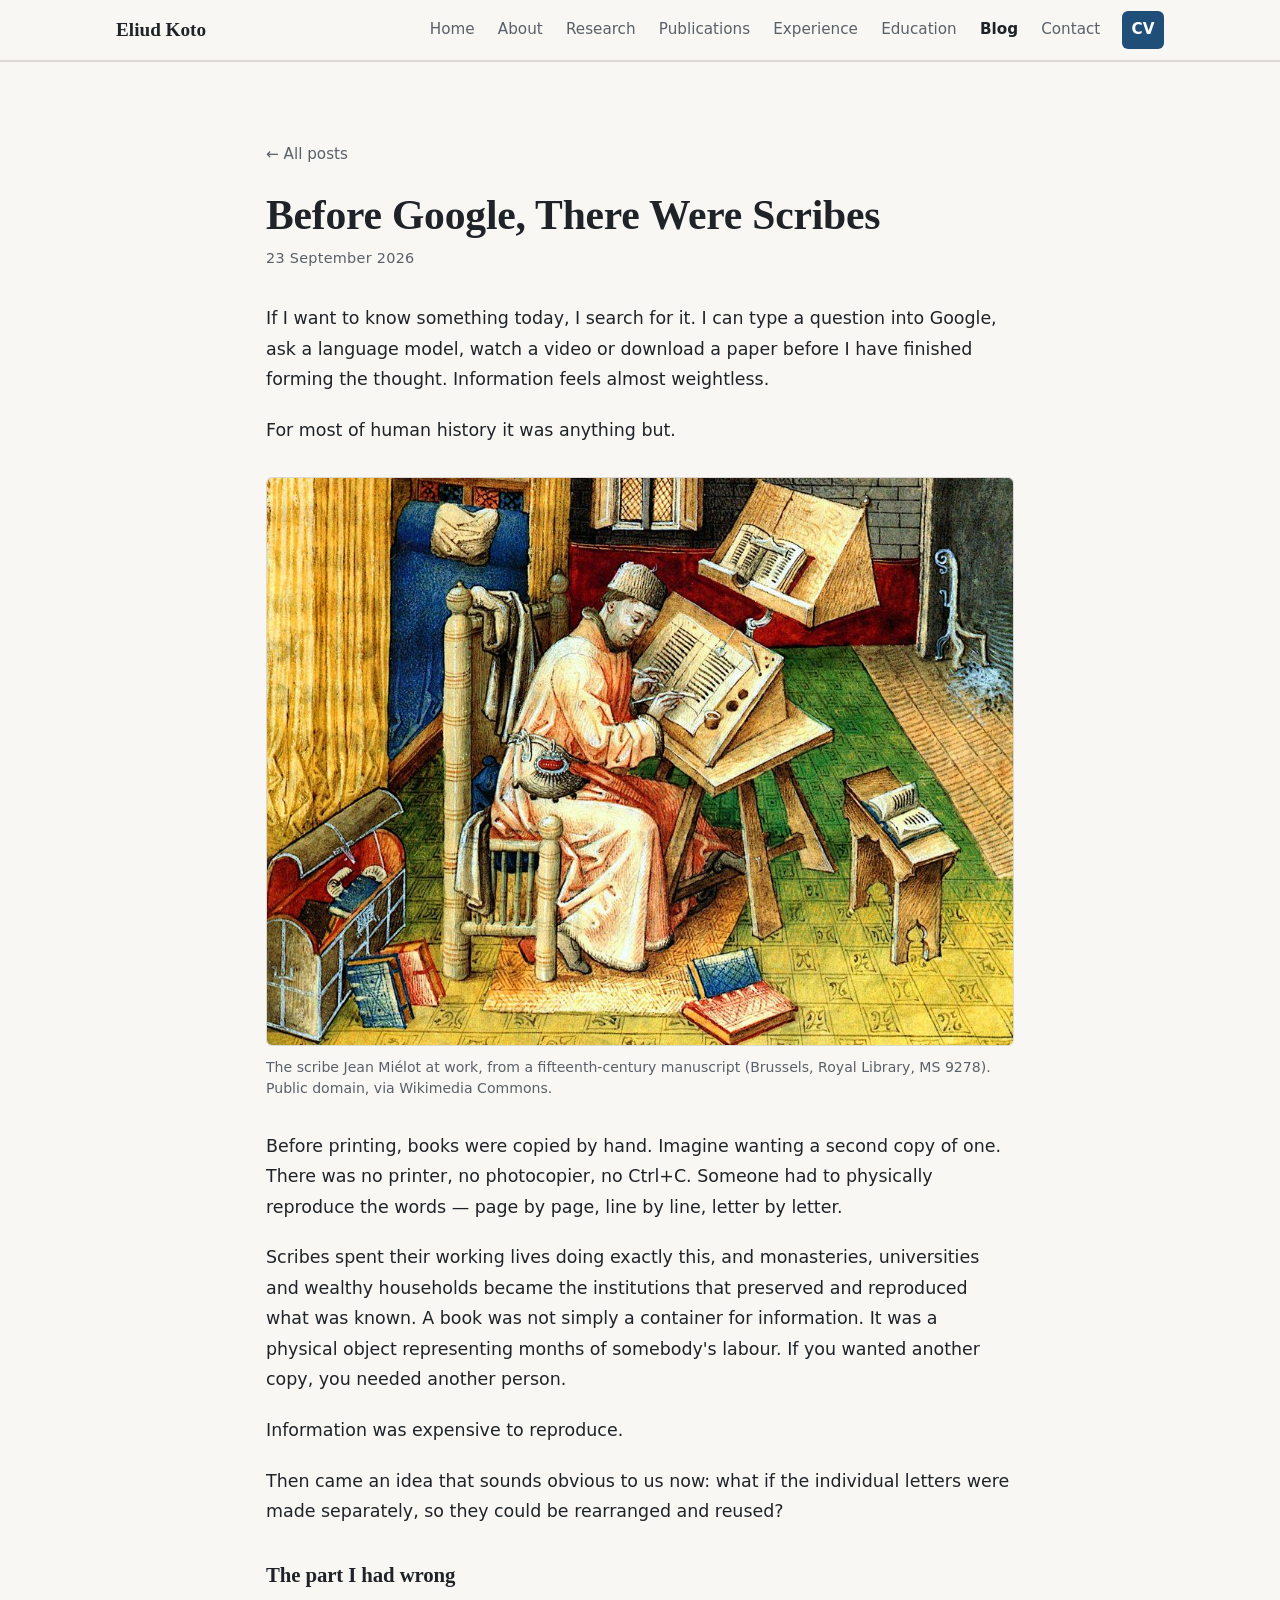
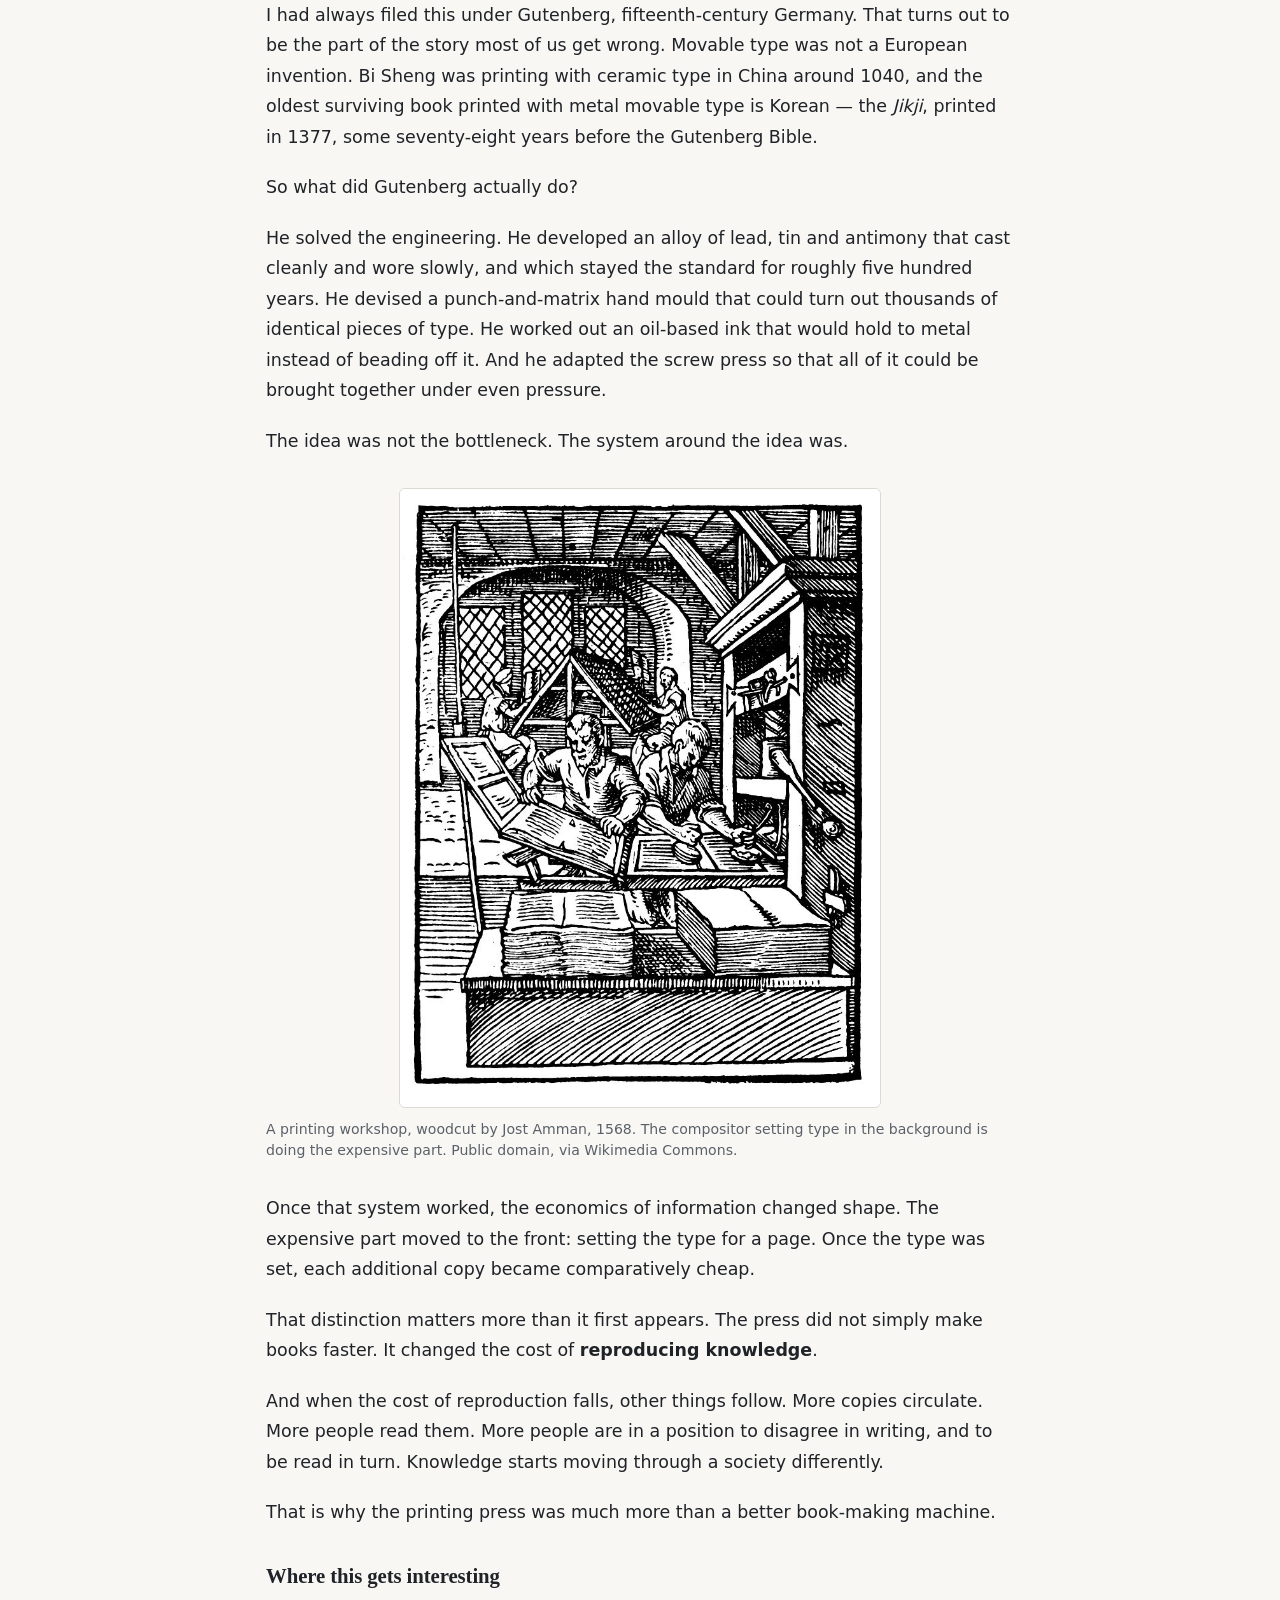
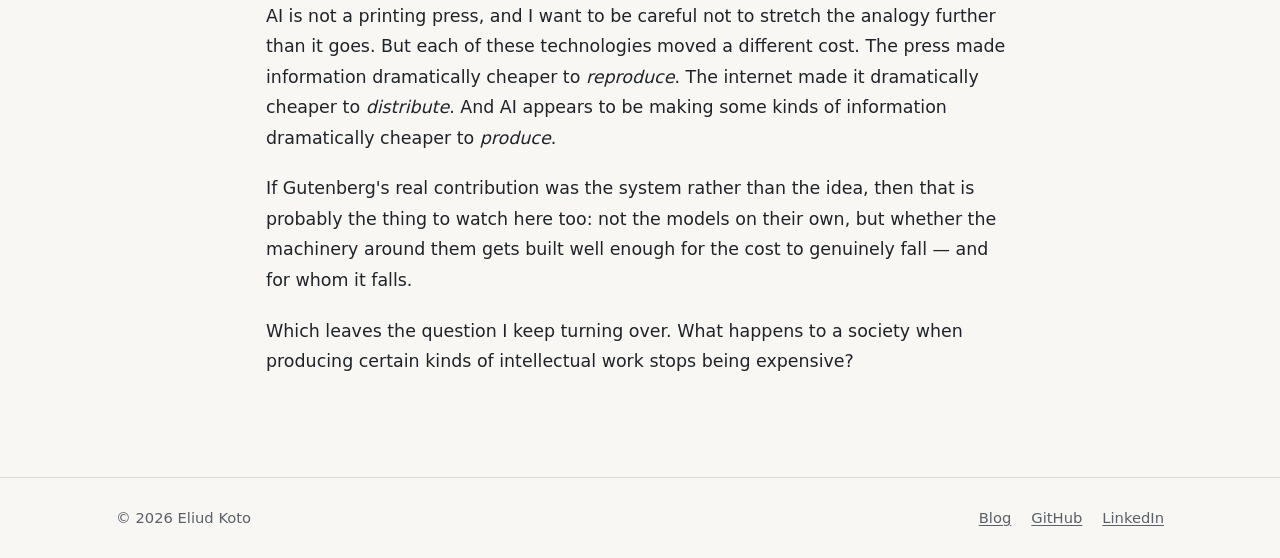
<file: blog/before-google-there-were-scribes.html>
<!DOCTYPE html>
<html lang="en-GB">
<head>
  <meta charset="utf-8">
  <meta name="viewport" content="width=device-width, initial-scale=1">
  <title>Before Google, There Were Scribes — Eliud Koto</title>
  <meta name="description" content="Movable type was not Gutenberg's idea. What he actually built was the system around it — and that distinction is the interesting one for thinking about AI.">
  <meta name="author" content="Eliud Koto">
  <link rel="canonical" href="https://eliud-koto.github.io/blog/before-google-there-were-scribes.html">
  <meta name="theme-color" content="#f8f7f4">

  <meta property="og:type" content="article">
  <meta property="og:title" content="Before Google, There Were Scribes">
  <meta property="og:description" content="Movable type was not Gutenberg's idea. What he actually built was the system around it.">
  <meta property="og:url" content="https://eliud-koto.github.io/blog/before-google-there-were-scribes.html">
  <meta property="og:site_name" content="Eliud Koto">
  <meta property="og:image" content="https://eliud-koto.github.io/assets/blog/scribe-mielot.jpg">
  <meta name="twitter:card" content="summary_large_image">

  <link rel="icon" href="../assets/favicon.svg" type="image/svg+xml">
  <link rel="stylesheet" href="../css/style.css">
</head>
<body>

<a class="skip-link" href="#main">Skip to content</a>

<header class="site-header">
  <div class="container nav-bar">
    <a class="brand" href="../index.html">Eliud Koto</a>

    <button class="nav-toggle" type="button" aria-expanded="false" aria-controls="site-nav" aria-label="Open menu">
      <span class="nav-toggle-bar"></span>
      <span class="nav-toggle-bar"></span>
      <span class="nav-toggle-bar"></span>
    </button>

    <nav id="site-nav" class="site-nav" aria-label="Main">
      <ul>
        <li><a href="../index.html">Home</a></li>
        <li><a href="../index.html#about">About</a></li>
        <li><a href="../index.html#research">Research</a></li>
        <li><a href="../index.html#publications">Publications</a></li>
        <li><a href="../index.html#experience">Experience</a></li>
        <li><a href="../index.html#education">Education</a></li>
        <li><a href="index.html" aria-current="page">Blog</a></li>
        <li><a href="../index.html#contact">Contact</a></li>
        <li><a class="nav-cv" href="../assets/Eliud_Koto_CV.pdf" target="_blank" rel="noopener">CV</a></li>
      </ul>
    </nav>
  </div>
</header>

<main id="main">

  <article class="section post">
    <div class="container narrow">

      <p class="back-link"><a href="index.html">← All posts</a></p>

      <header class="post-header">
        <h1>Before Google, There Were Scribes</h1>
        <p class="post-date"><time datetime="2026-09-23">23 September 2026</time></p>
      </header>

      <div class="post-body">

        <p>
          If I want to know something today, I search for it. I can type a question into
          Google, ask a language model, watch a video or download a paper before I have
          finished forming the thought. Information feels almost weightless.
        </p>

        <p>For most of human history it was anything but.</p>

        <figure class="post-figure">
          <img src="../assets/blog/scribe-mielot.jpg"
               alt="A fifteenth-century illumination of the scribe Jean Miélot seated at a sloped writing desk, copying a manuscript, with books scattered around the room."
               width="1000" height="760" loading="lazy" decoding="async">
          <figcaption>
            The scribe Jean Miélot at work, from a fifteenth-century manuscript
            (Brussels, Royal Library, MS 9278). Public domain, via Wikimedia Commons.
          </figcaption>
        </figure>

        <p>
          Before printing, books were copied by hand. Imagine wanting a second copy of one.
          There was no printer, no photocopier, no Ctrl+C. Someone had to physically reproduce
          the words — page by page, line by line, letter by letter.
        </p>

        <p>
          Scribes spent their working lives doing exactly this, and monasteries, universities
          and wealthy households became the institutions that preserved and reproduced what was
          known. A book was not simply a container for information. It was a physical object
          representing months of somebody's labour. If you wanted another copy, you needed
          another person.
        </p>

        <p>Information was expensive to reproduce.</p>

        <p>
          Then came an idea that sounds obvious to us now: what if the individual letters were
          made separately, so they could be rearranged and reused?
        </p>

        <h2>The part I had wrong</h2>

        <p>
          I had always filed this under Gutenberg, fifteenth-century Germany. That turns out to
          be the part of the story most of us get wrong. Movable type was not a European
          invention. Bi Sheng was printing with ceramic type in China around 1040, and the
          oldest surviving book printed with metal movable type is Korean — the
          <em>Jikji</em>, printed in 1377, some seventy-eight years before the Gutenberg Bible.
        </p>

        <p>So what did Gutenberg actually do?</p>

        <p>
          He solved the engineering. He developed an alloy of lead, tin and antimony that cast
          cleanly and wore slowly, and which stayed the standard for roughly five hundred years.
          He devised a punch-and-matrix hand mould that could turn out thousands of identical
          pieces of type. He worked out an oil-based ink that would hold to metal instead of
          beading off it. And he adapted the screw press so that all of it could be brought
          together under even pressure.
        </p>

        <p>The idea was not the bottleneck. The system around the idea was.</p>

        <figure class="post-figure figure-tall">
          <img src="../assets/blog/printing-press-1568.jpg"
               alt="A 1568 woodcut of a printing workshop: two men working a screw press while a compositor sets type at a case in the background, with stacks of printed sheets in front."
               width="754" height="972" loading="lazy" decoding="async">
          <figcaption>
            A printing workshop, woodcut by Jost Amman, 1568. The compositor setting type in
            the background is doing the expensive part. Public domain, via Wikimedia Commons.
          </figcaption>
        </figure>

        <p>
          Once that system worked, the economics of information changed shape. The expensive
          part moved to the front: setting the type for a page. Once the type was set, each
          additional copy became comparatively cheap.
        </p>

        <p>
          That distinction matters more than it first appears. The press did not simply make
          books faster. It changed the cost of <strong>reproducing knowledge</strong>.
        </p>

        <p>
          And when the cost of reproduction falls, other things follow. More copies circulate.
          More people read them. More people are in a position to disagree in writing, and to
          be read in turn. Knowledge starts moving through a society differently.
        </p>

        <p>That is why the printing press was much more than a better book-making machine.</p>

        <h2>Where this gets interesting</h2>

        <p>
          AI is not a printing press, and I want to be careful not to stretch the analogy
          further than it goes. But each of these technologies moved a different cost. The
          press made information dramatically cheaper to <em>reproduce</em>. The internet made
          it dramatically cheaper to <em>distribute</em>. And AI appears to be making some
          kinds of information dramatically cheaper to <em>produce</em>.
        </p>

        <p>
          If Gutenberg's real contribution was the system rather than the idea, then that is
          probably the thing to watch here too: not the models on their own, but whether the
          machinery around them gets built well enough for the cost to genuinely fall — and for
          whom it falls.
        </p>

        <p>
          Which leaves the question I keep turning over. What happens to a society when
          producing certain kinds of intellectual work stops being expensive?
        </p>

      </div>
    </div>
  </article>

</main>

<footer class="site-footer">
  <div class="container footer-bar">
    <p>© <span id="year">2026</span> Eliud Koto</p>
    <ul>
      <li><a href="index.html">Blog</a></li>
      <li><a href="https://github.com/eliud-koto" target="_blank" rel="noopener">GitHub</a></li>
      <li><a href="https://www.linkedin.com/in/eliud-koto-625817103/" target="_blank" rel="noopener">LinkedIn</a></li>
    </ul>
  </div>
</footer>

<script src="../js/main.js"></script>
</body>
</html>
</file>
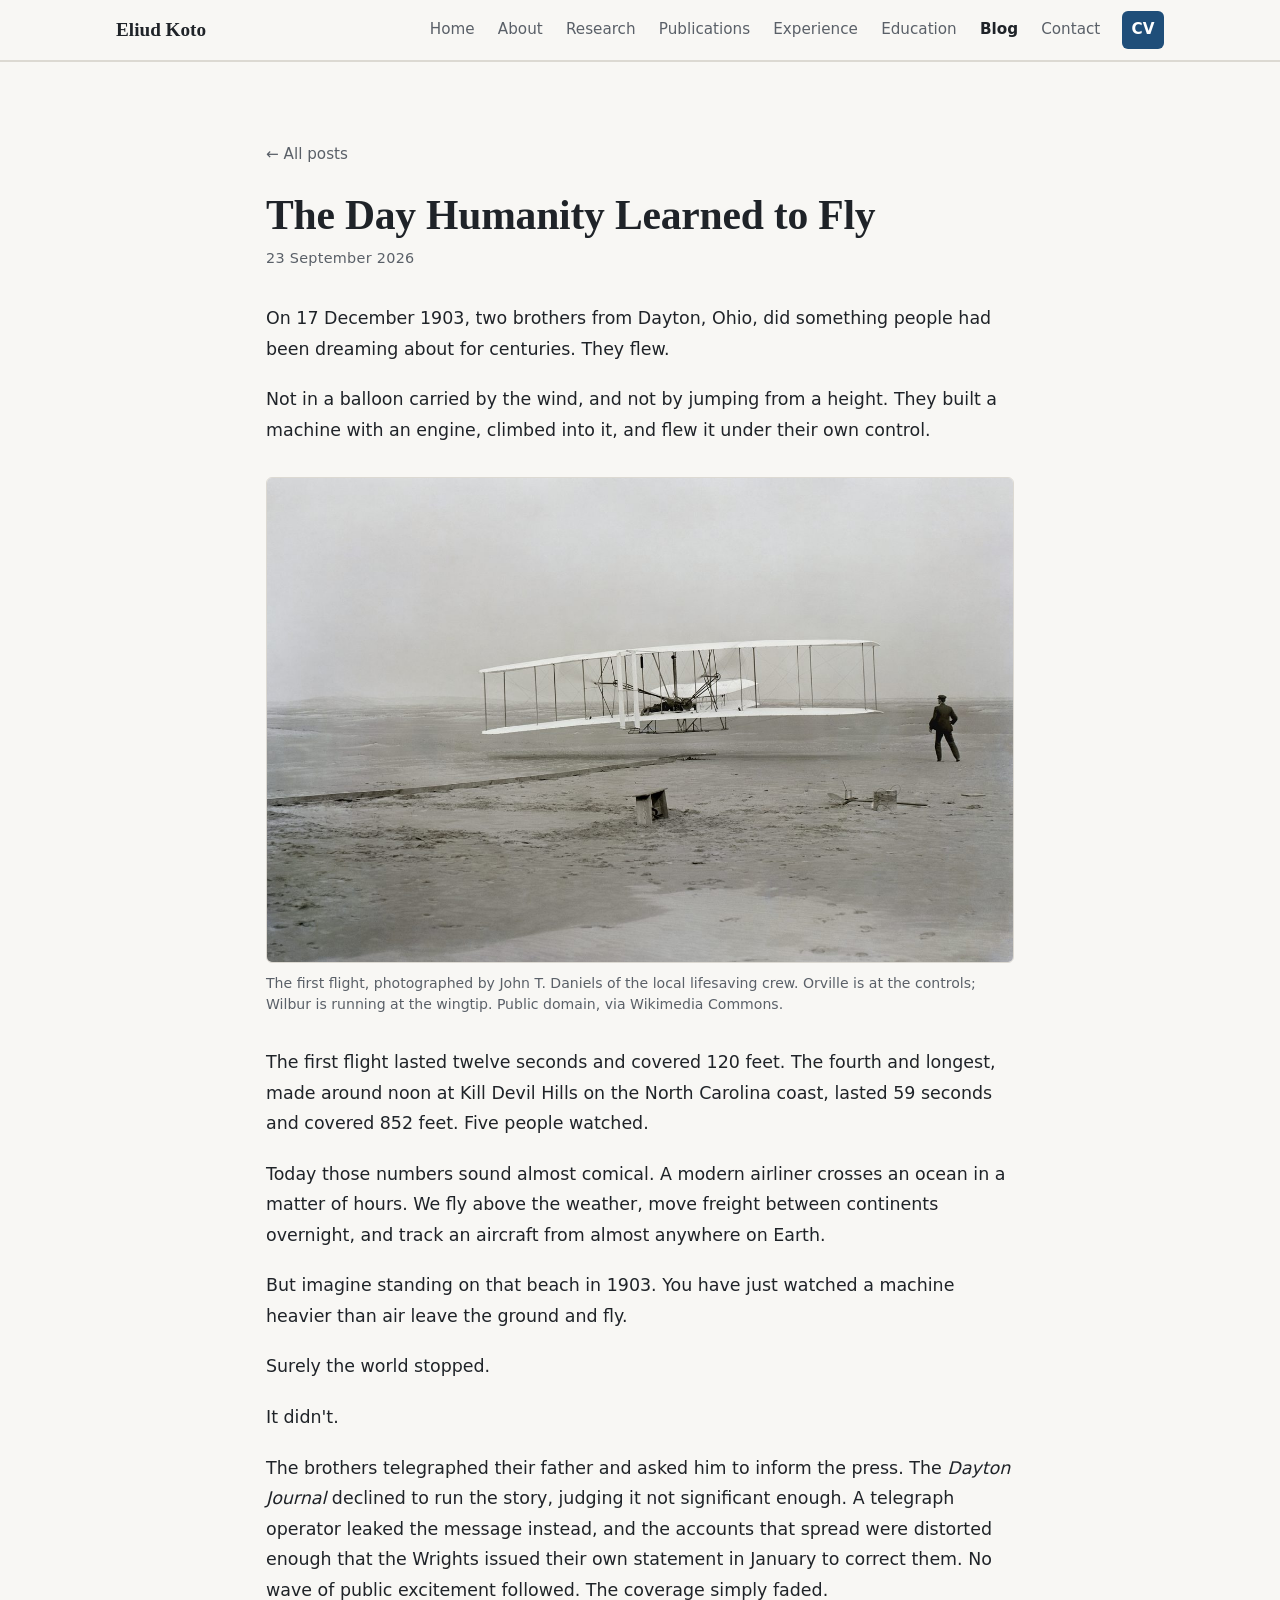
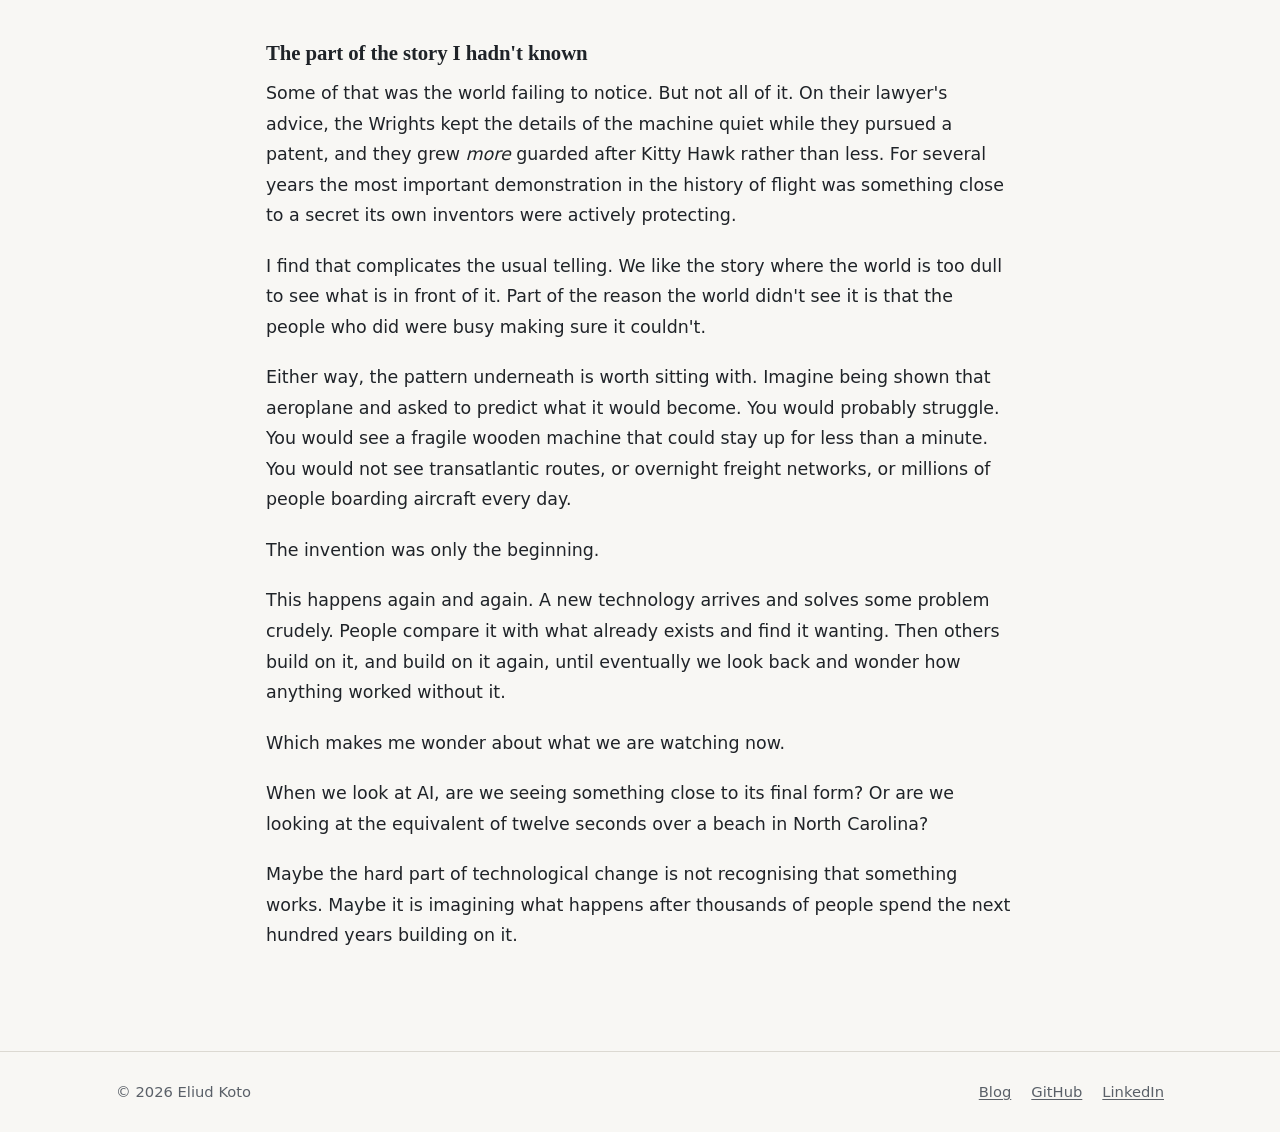
<file: blog/the-day-humanity-learned-to-fly.html>
<!DOCTYPE html>
<html lang="en-GB">
<head>
  <meta charset="utf-8">
  <meta name="viewport" content="width=device-width, initial-scale=1">
  <title>The Day Humanity Learned to Fly — Eliud Koto</title>
  <meta name="description" content="In 1903 two brothers flew a powered machine for 59 seconds, and the world barely noticed. What that says about recognising a technological revolution while you are standing in one.">
  <meta name="author" content="Eliud Koto">
  <link rel="canonical" href="https://eliud-koto.github.io/blog/the-day-humanity-learned-to-fly.html">
  <meta name="theme-color" content="#f8f7f4">

  <meta property="og:type" content="article">
  <meta property="og:title" content="The Day Humanity Learned to Fly">
  <meta property="og:description" content="In 1903 two brothers flew a powered machine for 59 seconds, and the world barely noticed.">
  <meta property="og:url" content="https://eliud-koto.github.io/blog/the-day-humanity-learned-to-fly.html">
  <meta property="og:site_name" content="Eliud Koto">
  <meta property="og:image" content="https://eliud-koto.github.io/assets/blog/first-flight-1903.jpg">
  <meta name="twitter:card" content="summary_large_image">

  <link rel="icon" href="../assets/favicon.svg" type="image/svg+xml">
  <link rel="stylesheet" href="../css/style.css">
</head>
<body>

<a class="skip-link" href="#main">Skip to content</a>

<header class="site-header">
  <div class="container nav-bar">
    <a class="brand" href="../index.html">Eliud Koto</a>

    <button class="nav-toggle" type="button" aria-expanded="false" aria-controls="site-nav" aria-label="Open menu">
      <span class="nav-toggle-bar"></span>
      <span class="nav-toggle-bar"></span>
      <span class="nav-toggle-bar"></span>
    </button>

    <nav id="site-nav" class="site-nav" aria-label="Main">
      <ul>
        <li><a href="../index.html">Home</a></li>
        <li><a href="../index.html#about">About</a></li>
        <li><a href="../index.html#research">Research</a></li>
        <li><a href="../index.html#publications">Publications</a></li>
        <li><a href="../index.html#experience">Experience</a></li>
        <li><a href="../index.html#education">Education</a></li>
        <li><a href="index.html" aria-current="page">Blog</a></li>
        <li><a href="../index.html#contact">Contact</a></li>
        <li><a class="nav-cv" href="../assets/Eliud_Koto_CV.pdf" target="_blank" rel="noopener">CV</a></li>
      </ul>
    </nav>
  </div>
</header>

<main id="main">

  <article class="section post">
    <div class="container narrow">

      <p class="back-link"><a href="index.html">← All posts</a></p>

      <header class="post-header">
        <h1>The Day Humanity Learned to Fly</h1>
        <p class="post-date"><time datetime="2026-09-23">23 September 2026</time></p>
      </header>

      <div class="post-body">

        <p>
          On 17 December 1903, two brothers from Dayton, Ohio, did something people had been
          dreaming about for centuries. They flew.
        </p>

        <p>
          Not in a balloon carried by the wind, and not by jumping from a height. They built a
          machine with an engine, climbed into it, and flew it under their own control.
        </p>

        <figure class="post-figure">
          <img src="../assets/blog/first-flight-1903.jpg"
               alt="The Wright Flyer just after leaving the ground, Orville lying prone at the controls and Wilbur running alongside the right wingtip on the sand at Kill Devil Hills."
               width="1400" height="907" loading="lazy" decoding="async">
          <figcaption>
            The first flight, photographed by John T. Daniels of the local lifesaving crew.
            Orville is at the controls; Wilbur is running at the wingtip.
            Public domain, via Wikimedia Commons.
          </figcaption>
        </figure>

        <p>
          The first flight lasted twelve seconds and covered 120 feet. The fourth and longest,
          made around noon at Kill Devil Hills on the North Carolina coast, lasted 59 seconds
          and covered 852 feet. Five people watched.
        </p>

        <p>
          Today those numbers sound almost comical. A modern airliner crosses an ocean in a
          matter of hours. We fly above the weather, move freight between continents overnight,
          and track an aircraft from almost anywhere on Earth.
        </p>

        <p>
          But imagine standing on that beach in 1903. You have just watched a machine heavier
          than air leave the ground and fly.
        </p>

        <p>Surely the world stopped.</p>

        <p>It didn't.</p>

        <p>
          The brothers telegraphed their father and asked him to inform the press. The
          <em>Dayton Journal</em> declined to run the story, judging it not significant enough.
          A telegraph operator leaked the message instead, and the accounts that spread were
          distorted enough that the Wrights issued their own statement in January to correct
          them. No wave of public excitement followed. The coverage simply faded.
        </p>

        <h2>The part of the story I hadn't known</h2>

        <p>
          Some of that was the world failing to notice. But not all of it. On their lawyer's
          advice, the Wrights kept the details of the machine quiet while they pursued a patent,
          and they grew <em>more</em> guarded after Kitty Hawk rather than less. For several
          years the most important demonstration in the history of flight was something close
          to a secret its own inventors were actively protecting.
        </p>

        <p>
          I find that complicates the usual telling. We like the story where the world is too
          dull to see what is in front of it. Part of the reason the world didn't see it is
          that the people who did were busy making sure it couldn't.
        </p>

        <p>
          Either way, the pattern underneath is worth sitting with. Imagine being shown that
          aeroplane and asked to predict what it would become. You would probably struggle. You
          would see a fragile wooden machine that could stay up for less than a minute. You
          would not see transatlantic routes, or overnight freight networks, or millions of
          people boarding aircraft every day.
        </p>

        <p>The invention was only the beginning.</p>

        <p>
          This happens again and again. A new technology arrives and solves some problem
          crudely. People compare it with what already exists and find it wanting. Then others
          build on it, and build on it again, until eventually we look back and wonder how
          anything worked without it.
        </p>

        <p>Which makes me wonder about what we are watching now.</p>

        <p>
          When we look at AI, are we seeing something close to its final form? Or are we
          looking at the equivalent of twelve seconds over a beach in North Carolina?
        </p>

        <p>
          Maybe the hard part of technological change is not recognising that something works.
          Maybe it is imagining what happens after thousands of people spend the next hundred
          years building on it.
        </p>

      </div>
    </div>
  </article>

</main>

<footer class="site-footer">
  <div class="container footer-bar">
    <p>© <span id="year">2026</span> Eliud Koto</p>
    <ul>
      <li><a href="index.html">Blog</a></li>
      <li><a href="https://github.com/eliud-koto" target="_blank" rel="noopener">GitHub</a></li>
      <li><a href="https://www.linkedin.com/in/eliud-koto-625817103/" target="_blank" rel="noopener">LinkedIn</a></li>
    </ul>
  </div>
</footer>

<script src="../js/main.js"></script>
</body>
</html>
</file>
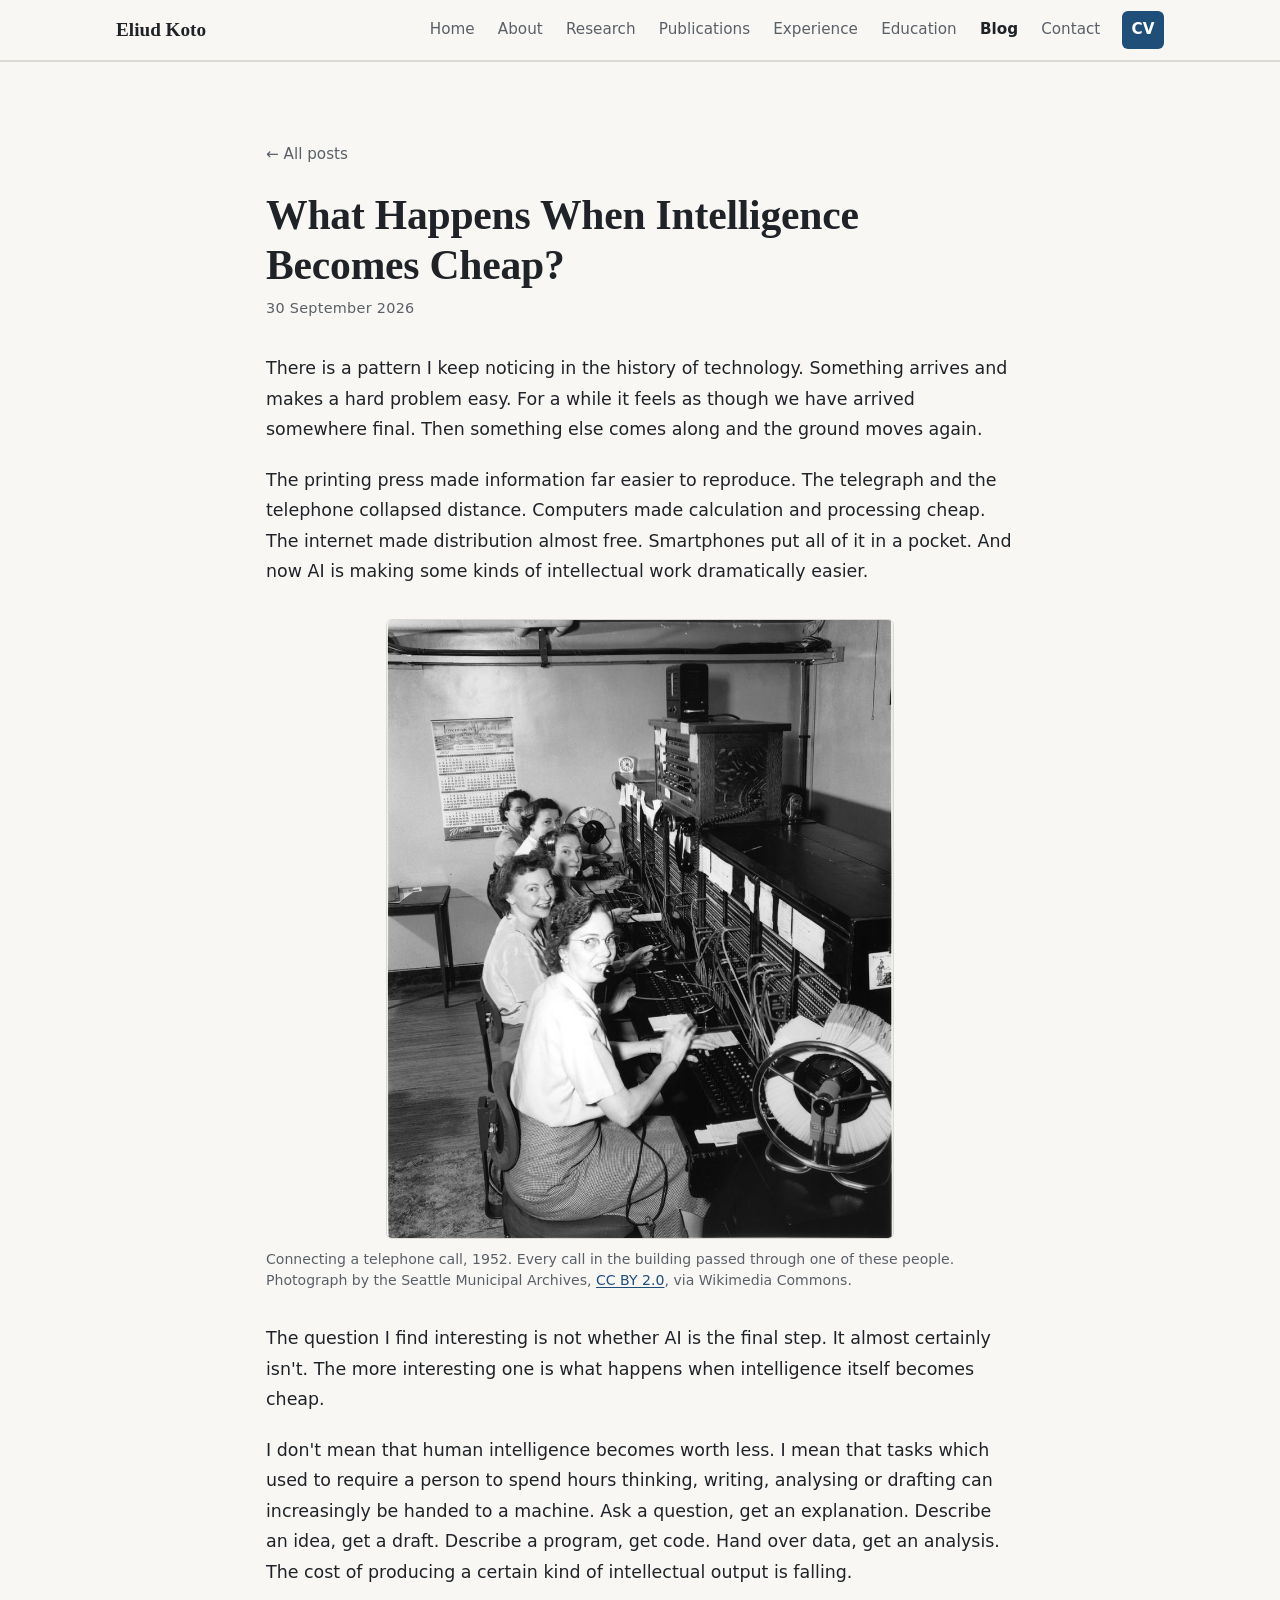
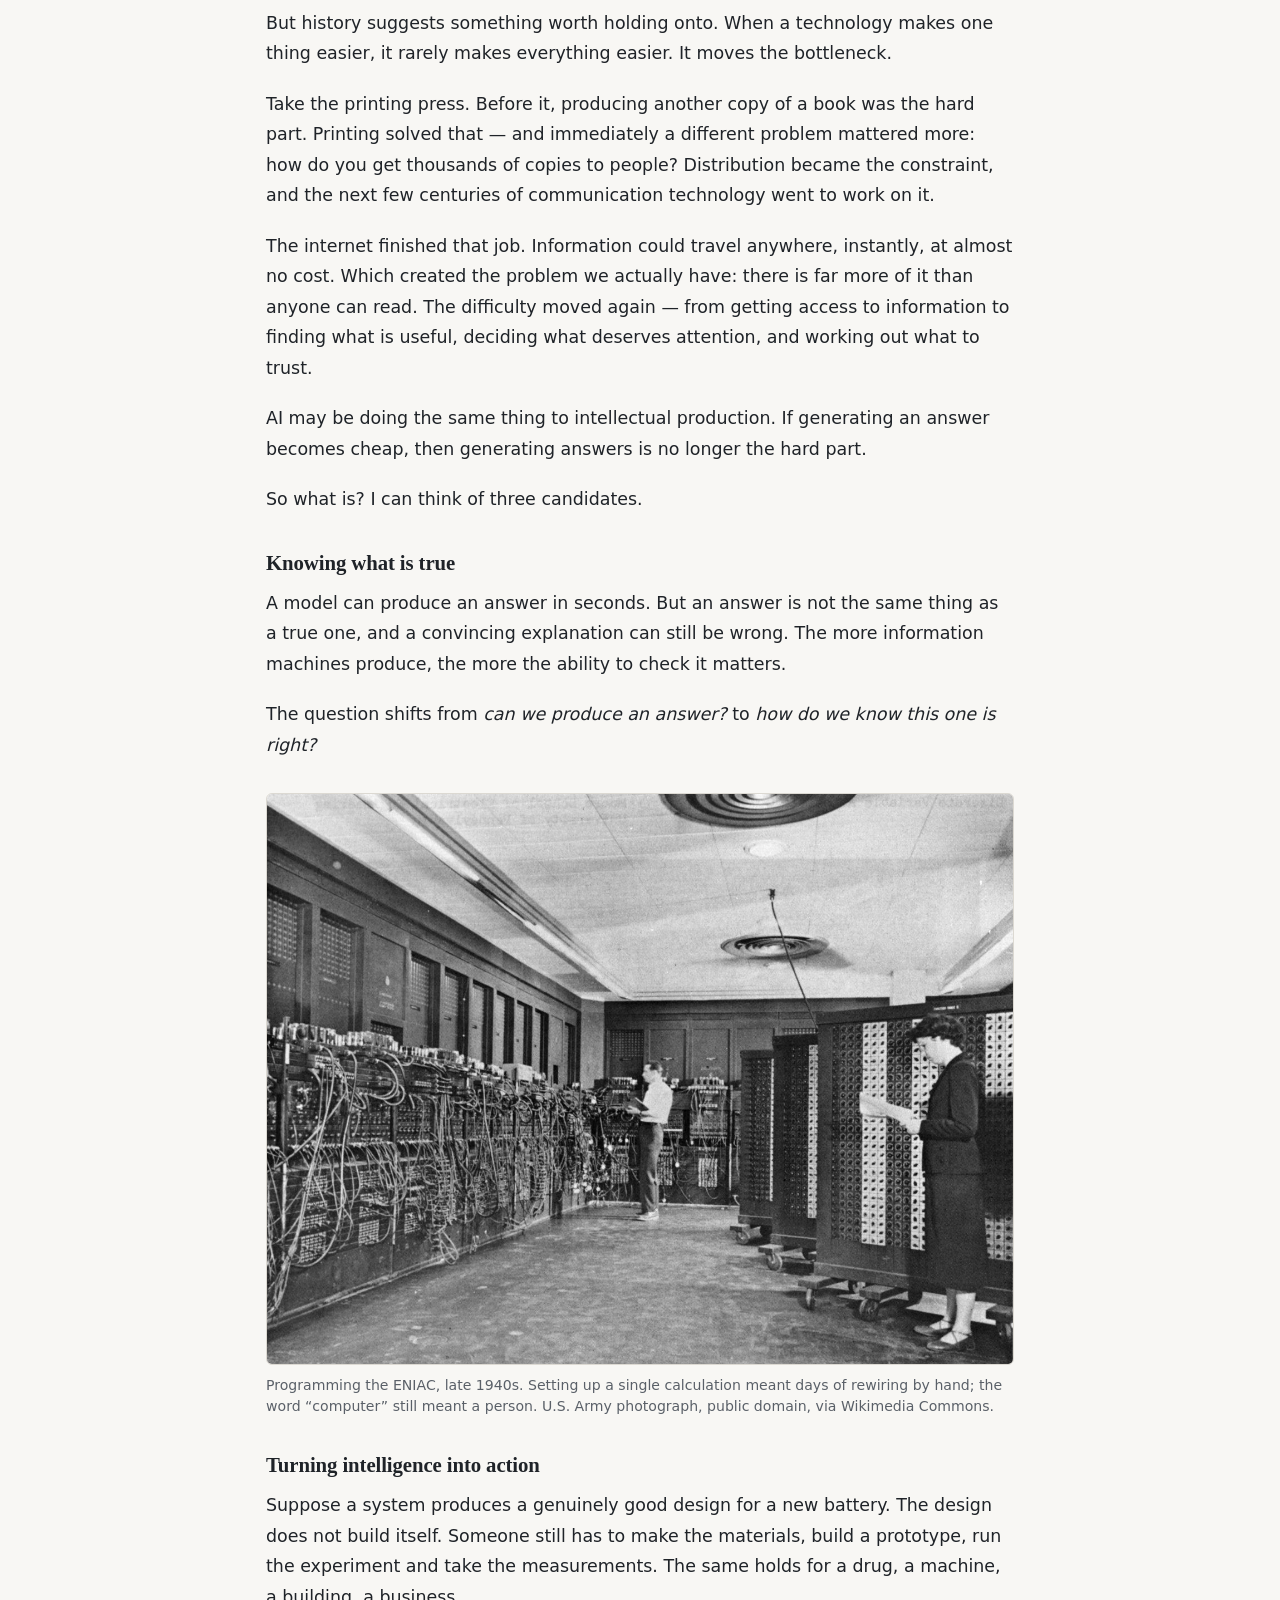
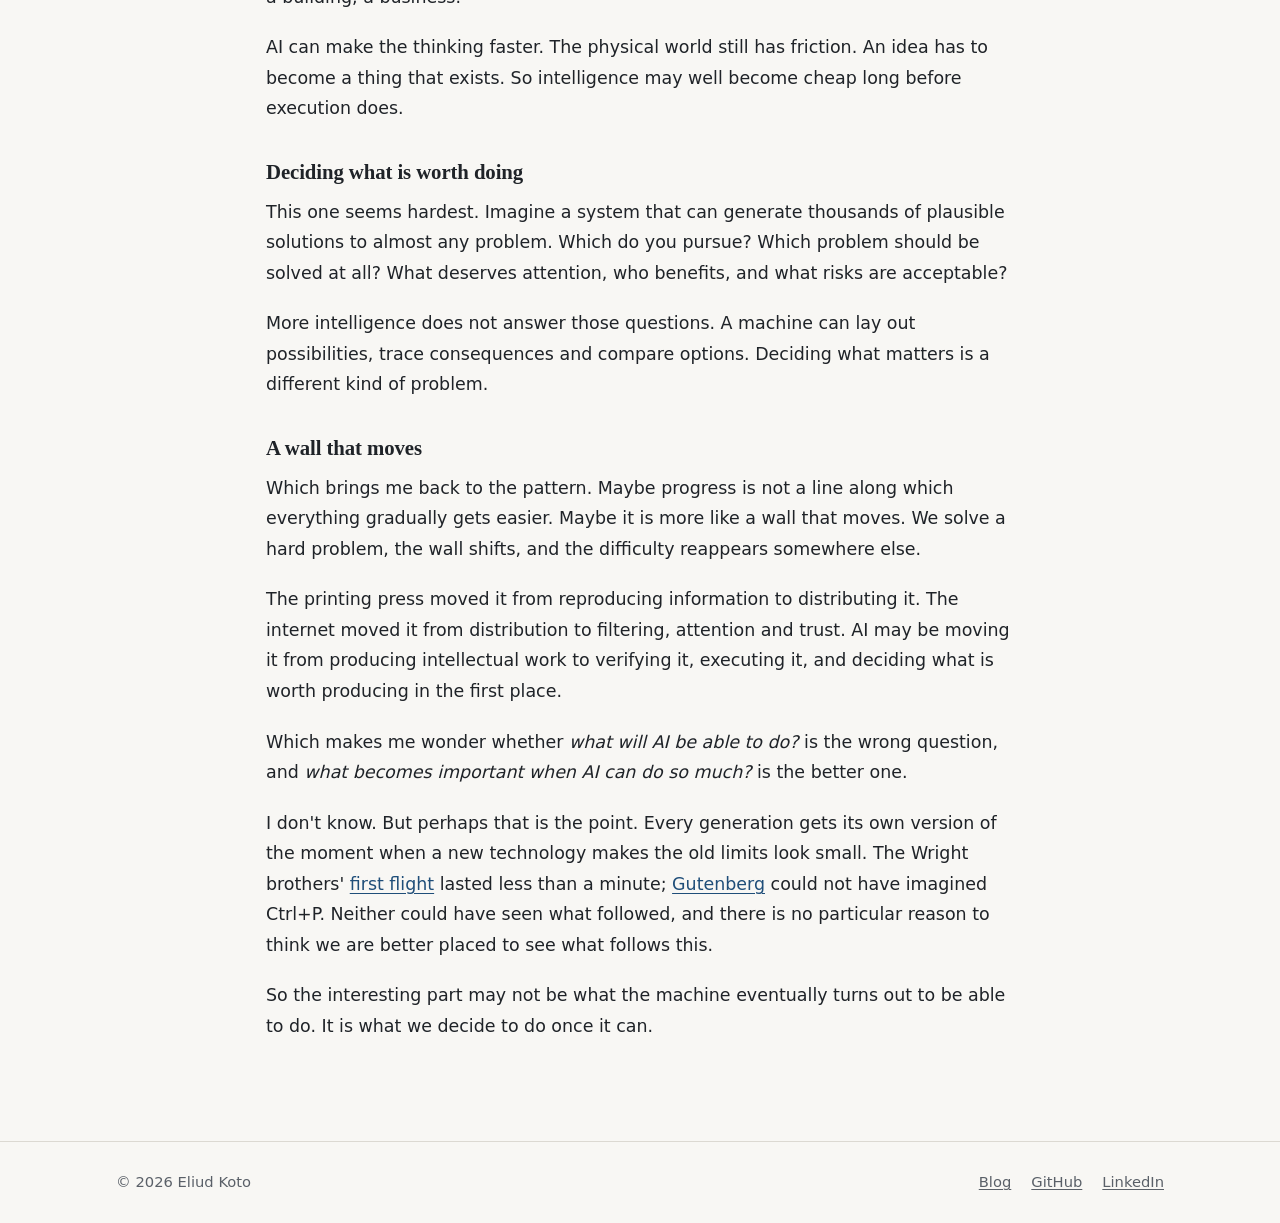
<file: blog/what-happens-when-intelligence-becomes-cheap.html>
<!DOCTYPE html>
<html lang="en-GB">
<head>
  <meta charset="utf-8">
  <meta name="viewport" content="width=device-width, initial-scale=1">
  <title>What Happens When Intelligence Becomes Cheap? — Eliud Koto</title>
  <meta name="description" content="Technology rarely makes everything easier — it moves the bottleneck. If producing intellectual work becomes cheap, what becomes hard instead?">
  <meta name="author" content="Eliud Koto">
  <link rel="canonical" href="https://eliud-koto.github.io/blog/what-happens-when-intelligence-becomes-cheap.html">
  <meta name="theme-color" content="#f8f7f4">

  <meta property="og:type" content="article">
  <meta property="og:title" content="What Happens When Intelligence Becomes Cheap?">
  <meta property="og:description" content="Technology rarely makes everything easier — it moves the bottleneck. If producing intellectual work becomes cheap, what becomes hard instead?">
  <meta property="og:url" content="https://eliud-koto.github.io/blog/what-happens-when-intelligence-becomes-cheap.html">
  <meta property="og:site_name" content="Eliud Koto">
  <meta name="twitter:card" content="summary">

  <link rel="icon" href="../assets/favicon.svg" type="image/svg+xml">
  <link rel="stylesheet" href="../css/style.css">
</head>
<body>

<a class="skip-link" href="#main">Skip to content</a>

<header class="site-header">
  <div class="container nav-bar">
    <a class="brand" href="../index.html">Eliud Koto</a>

    <button class="nav-toggle" type="button" aria-expanded="false" aria-controls="site-nav" aria-label="Open menu">
      <span class="nav-toggle-bar"></span>
      <span class="nav-toggle-bar"></span>
      <span class="nav-toggle-bar"></span>
    </button>

    <nav id="site-nav" class="site-nav" aria-label="Main">
      <ul>
        <li><a href="../index.html">Home</a></li>
        <li><a href="../index.html#about">About</a></li>
        <li><a href="../index.html#research">Research</a></li>
        <li><a href="../index.html#publications">Publications</a></li>
        <li><a href="../index.html#experience">Experience</a></li>
        <li><a href="../index.html#education">Education</a></li>
        <li><a href="index.html" aria-current="page">Blog</a></li>
        <li><a href="../index.html#contact">Contact</a></li>
        <li><a class="nav-cv" href="../assets/Eliud_Koto_CV.pdf" target="_blank" rel="noopener">CV</a></li>
      </ul>
    </nav>
  </div>
</header>

<main id="main">

  <article class="section post">
    <div class="container narrow">

      <p class="back-link"><a href="index.html">← All posts</a></p>

      <header class="post-header">
        <h1>What Happens When Intelligence Becomes Cheap?</h1>
        <p class="post-date"><time datetime="2026-09-30">30 September 2026</time></p>
      </header>

      <div class="post-body">

        <p>
          There is a pattern I keep noticing in the history of technology. Something arrives and
          makes a hard problem easy. For a while it feels as though we have arrived somewhere
          final. Then something else comes along and the ground moves again.
        </p>

        <p>
          The printing press made information far easier to reproduce. The telegraph and the
          telephone collapsed distance. Computers made calculation and processing cheap. The
          internet made distribution almost free. Smartphones put all of it in a pocket. And now
          AI is making some kinds of intellectual work dramatically easier.
        </p>

        <figure class="post-figure figure-tall">
          <img src="../assets/blog/switchboard-1952.jpg"
               alt="Five telephone operators seated along a manual switchboard in 1952, wearing headsets and plugging cords into a wall of jacks."
               width="900" height="1100" loading="lazy" decoding="async">
          <figcaption>
            Connecting a telephone call, 1952. Every call in the building passed through one of
            these people. Photograph by the Seattle Municipal Archives,
            <a href="https://creativecommons.org/licenses/by/2.0" target="_blank" rel="noopener">CC BY 2.0</a>,
            via Wikimedia Commons.
          </figcaption>
        </figure>

        <p>
          The question I find interesting is not whether AI is the final step. It almost
          certainly isn't. The more interesting one is what happens when intelligence itself
          becomes cheap.
        </p>

        <p>
          I don't mean that human intelligence becomes worth less. I mean that tasks which used
          to require a person to spend hours thinking, writing, analysing or drafting can
          increasingly be handed to a machine. Ask a question, get an explanation. Describe an
          idea, get a draft. Describe a program, get code. Hand over data, get an analysis. The
          cost of producing a certain kind of intellectual output is falling.
        </p>

        <p>
          But history suggests something worth holding onto. When a technology makes one thing
          easier, it rarely makes everything easier. It moves the bottleneck.
        </p>

        <p>
          Take the printing press. Before it, producing another copy of a book was the hard
          part. Printing solved that — and immediately a different problem mattered more: how do
          you get thousands of copies to people? Distribution became the constraint, and the
          next few centuries of communication technology went to work on it.
        </p>

        <p>
          The internet finished that job. Information could travel anywhere, instantly, at
          almost no cost. Which created the problem we actually have: there is far more of it
          than anyone can read. The difficulty moved again — from getting access to information
          to finding what is useful, deciding what deserves attention, and working out what to
          trust.
        </p>

        <p>
          AI may be doing the same thing to intellectual production. If generating an answer
          becomes cheap, then generating answers is no longer the hard part.
        </p>

        <p>So what is? I can think of three candidates.</p>

        <h2>Knowing what is true</h2>

        <p>
          A model can produce an answer in seconds. But an answer is not the same thing as a
          true one, and a convincing explanation can still be wrong. The more information
          machines produce, the more the ability to check it matters.
        </p>

        <p>
          The question shifts from <em>can we produce an answer?</em> to <em>how do we know this
          one is right?</em>
        </p>

        <figure class="post-figure">
          <img src="../assets/blog/eniac-1947.jpg"
               alt="Two people working at the ENIAC computer in the late 1940s, standing beside room-sized racks of cables and switches."
               width="1340" height="1024" loading="lazy" decoding="async">
          <figcaption>
            Programming the ENIAC, late 1940s. Setting up a single calculation meant days of
            rewiring by hand; the word &ldquo;computer&rdquo; still meant a person.
            U.S. Army photograph, public domain, via Wikimedia Commons.
          </figcaption>
        </figure>

        <h2>Turning intelligence into action</h2>

        <p>
          Suppose a system produces a genuinely good design for a new battery. The design does
          not build itself. Someone still has to make the materials, build a prototype, run the
          experiment and take the measurements. The same holds for a drug, a machine, a
          building, a business.
        </p>

        <p>
          AI can make the thinking faster. The physical world still has friction. An idea has to
          become a thing that exists. So intelligence may well become cheap long before
          execution does.
        </p>

        <h2>Deciding what is worth doing</h2>

        <p>
          This one seems hardest. Imagine a system that can generate thousands of plausible
          solutions to almost any problem. Which do you pursue? Which problem should be solved
          at all? What deserves attention, who benefits, and what risks are acceptable?
        </p>

        <p>
          More intelligence does not answer those questions. A machine can lay out
          possibilities, trace consequences and compare options. Deciding what matters is a
          different kind of problem.
        </p>

        <h2>A wall that moves</h2>

        <p>
          Which brings me back to the pattern. Maybe progress is not a line along which
          everything gradually gets easier. Maybe it is more like a wall that moves. We solve a
          hard problem, the wall shifts, and the difficulty reappears somewhere else.
        </p>

        <p>
          The printing press moved it from reproducing information to distributing it. The
          internet moved it from distribution to filtering, attention and trust. AI may be
          moving it from producing intellectual work to verifying it, executing it, and deciding
          what is worth producing in the first place.
        </p>

        <p>
          Which makes me wonder whether <em>what will AI be able to do?</em> is the wrong
          question, and <em>what becomes important when AI can do so much?</em> is the better
          one.
        </p>

        <p>
          I don't know. But perhaps that is the point. Every generation gets its own version of
          the moment when a new technology makes the old limits look small. The Wright brothers'
          <a href="the-day-humanity-learned-to-fly.html">first flight</a> lasted less than a
          minute; <a href="before-google-there-were-scribes.html">Gutenberg</a> could not have
          imagined Ctrl+P. Neither could have seen what followed, and there is no particular
          reason to think we are better placed to see what follows this.
        </p>

        <p>
          So the interesting part may not be what the machine eventually turns out to be able to
          do. It is what we decide to do once it can.
        </p>

      </div>
    </div>
  </article>

</main>

<footer class="site-footer">
  <div class="container footer-bar">
    <p>© <span id="year">2026</span> Eliud Koto</p>
    <ul>
      <li><a href="index.html">Blog</a></li>
      <li><a href="https://github.com/eliud-koto" target="_blank" rel="noopener">GitHub</a></li>
      <li><a href="https://www.linkedin.com/in/eliud-koto-625817103/" target="_blank" rel="noopener">LinkedIn</a></li>
    </ul>
  </div>
</footer>

<script src="../js/main.js"></script>
</body>
</html>
</file>
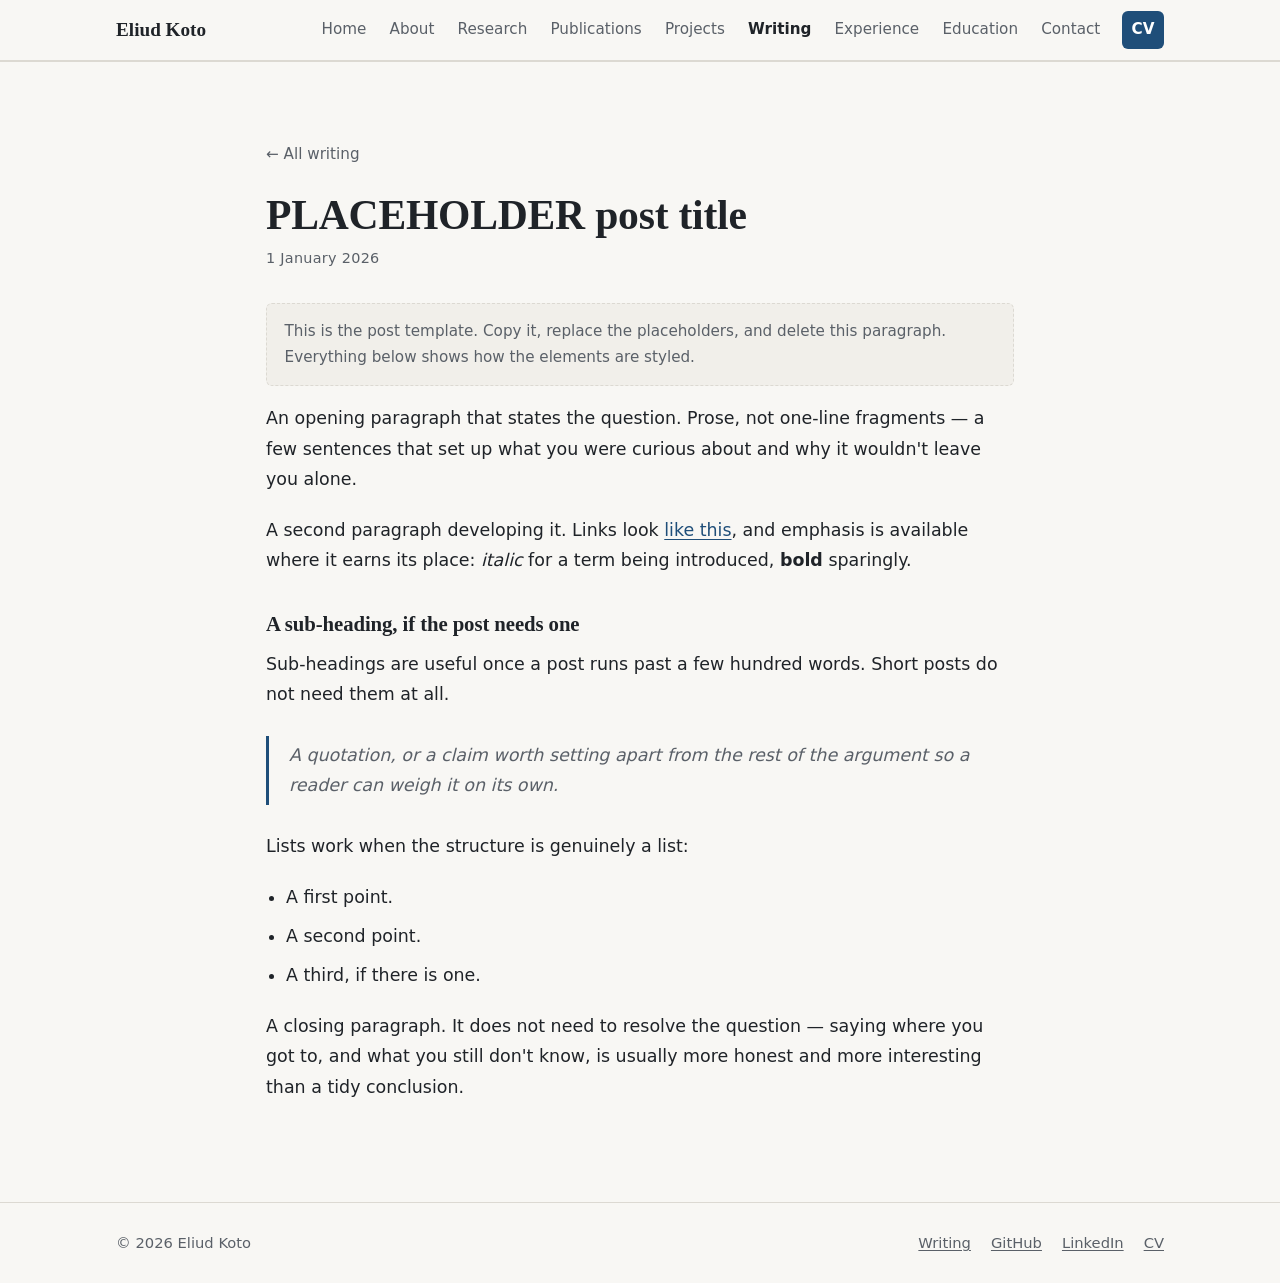
<file: writing/_template.html>
<!DOCTYPE html>
<html lang="en-GB">
<!--
  POST TEMPLATE — not linked from the site.

  To write a post:
    1. Copy this file to <slug>.html  (e.g. what-calibration-measures.html)
    2. Replace every PLACEHOLDER below: <title>, description, canonical URL,
       the <h1>, the <time> element, and the body.
    3. Delete this comment and the "template" notice in the body.
    4. Add the post to the list in index.html, newest first.
    5. Mirror the newest two posts in the Writing section of ../index.html.

  Keep paragraphs as prose. The body is capped at a comfortable reading
  measure, so there is no need to add wrappers or inline styles.
-->
<head>
  <meta charset="utf-8">
  <meta name="viewport" content="width=device-width, initial-scale=1">
  <title>PLACEHOLDER post title — Eliud Koto</title>
  <meta name="description" content="PLACEHOLDER: one sentence describing the post, used in search results and link previews.">
  <meta name="author" content="Eliud Koto">
  <link rel="canonical" href="https://eliud-koto.github.io/writing/PLACEHOLDER-slug.html">
  <meta name="theme-color" content="#f8f7f4">

  <meta property="og:type" content="article">
  <meta property="og:title" content="PLACEHOLDER post title">
  <meta property="og:description" content="PLACEHOLDER: one sentence describing the post.">
  <meta property="og:url" content="https://eliud-koto.github.io/writing/PLACEHOLDER-slug.html">
  <meta property="og:site_name" content="Eliud Koto">
  <meta name="twitter:card" content="summary">

  <link rel="icon" href="../assets/favicon.svg" type="image/svg+xml">
  <link rel="stylesheet" href="../css/style.css">
</head>
<body>

<a class="skip-link" href="#main">Skip to content</a>

<header class="site-header">
  <div class="container nav-bar">
    <a class="brand" href="../index.html">Eliud Koto</a>

    <button class="nav-toggle" type="button" aria-expanded="false" aria-controls="site-nav" aria-label="Open menu">
      <span class="nav-toggle-bar"></span>
      <span class="nav-toggle-bar"></span>
      <span class="nav-toggle-bar"></span>
    </button>

    <nav id="site-nav" class="site-nav" aria-label="Main">
      <ul>
        <li><a href="../index.html">Home</a></li>
        <li><a href="../index.html#about">About</a></li>
        <li><a href="../index.html#research">Research</a></li>
        <li><a href="../index.html#publications">Publications</a></li>
        <li><a href="../index.html#projects">Projects</a></li>
        <li><a href="index.html" aria-current="page">Writing</a></li>
        <li><a href="../index.html#experience">Experience</a></li>
        <li><a href="../index.html#education">Education</a></li>
        <li><a href="../index.html#contact">Contact</a></li>
        <li><a class="nav-cv" href="../assets/Eliud_Koto_CV.pdf" target="_blank" rel="noopener">CV</a></li>
      </ul>
    </nav>
  </div>
</header>

<main id="main">

  <article class="section post">
    <div class="container narrow">

      <p class="back-link"><a href="index.html">← All writing</a></p>

      <header class="post-header">
        <h1>PLACEHOLDER post title</h1>
        <p class="post-date"><time datetime="2026-01-01">1 January 2026</time></p>
      </header>

      <div class="post-body">

        <p class="template-notice">
          This is the post template. Copy it, replace the placeholders, and delete
          this paragraph. Everything below shows how the elements are styled.
        </p>

        <p>
          An opening paragraph that states the question. Prose, not one-line fragments —
          a few sentences that set up what you were curious about and why it wouldn't
          leave you alone.
        </p>

        <p>
          A second paragraph developing it. Links look <a href="../index.html">like this</a>,
          and emphasis is available where it earns its place: <em>italic</em> for a term
          being introduced, <strong>bold</strong> sparingly.
        </p>

        <h2>A sub-heading, if the post needs one</h2>

        <p>
          Sub-headings are useful once a post runs past a few hundred words. Short posts
          do not need them at all.
        </p>

        <blockquote>
          <p>
            A quotation, or a claim worth setting apart from the rest of the argument so
            a reader can weigh it on its own.
          </p>
        </blockquote>

        <p>
          Lists work when the structure is genuinely a list:
        </p>

        <ul>
          <li>A first point.</li>
          <li>A second point.</li>
          <li>A third, if there is one.</li>
        </ul>

        <p>
          A closing paragraph. It does not need to resolve the question — saying where you
          got to, and what you still don't know, is usually more honest and more interesting
          than a tidy conclusion.
        </p>

      </div>
    </div>
  </article>

</main>

<footer class="site-footer">
  <div class="container footer-bar">
    <p>© <span id="year">2026</span> Eliud Koto</p>
    <ul>
      <li><a href="index.html">Writing</a></li>
      <li><a href="https://github.com/eliud-koto" target="_blank" rel="noopener">GitHub</a></li>
      <li><a href="https://www.linkedin.com/in/eliud-koto-625817103/" target="_blank" rel="noopener">LinkedIn</a></li>
      <li><a href="../assets/Eliud_Koto_CV.pdf" target="_blank" rel="noopener">CV</a></li>
    </ul>
  </div>
</footer>

<script src="../js/main.js"></script>
</body>
</html>
</file>
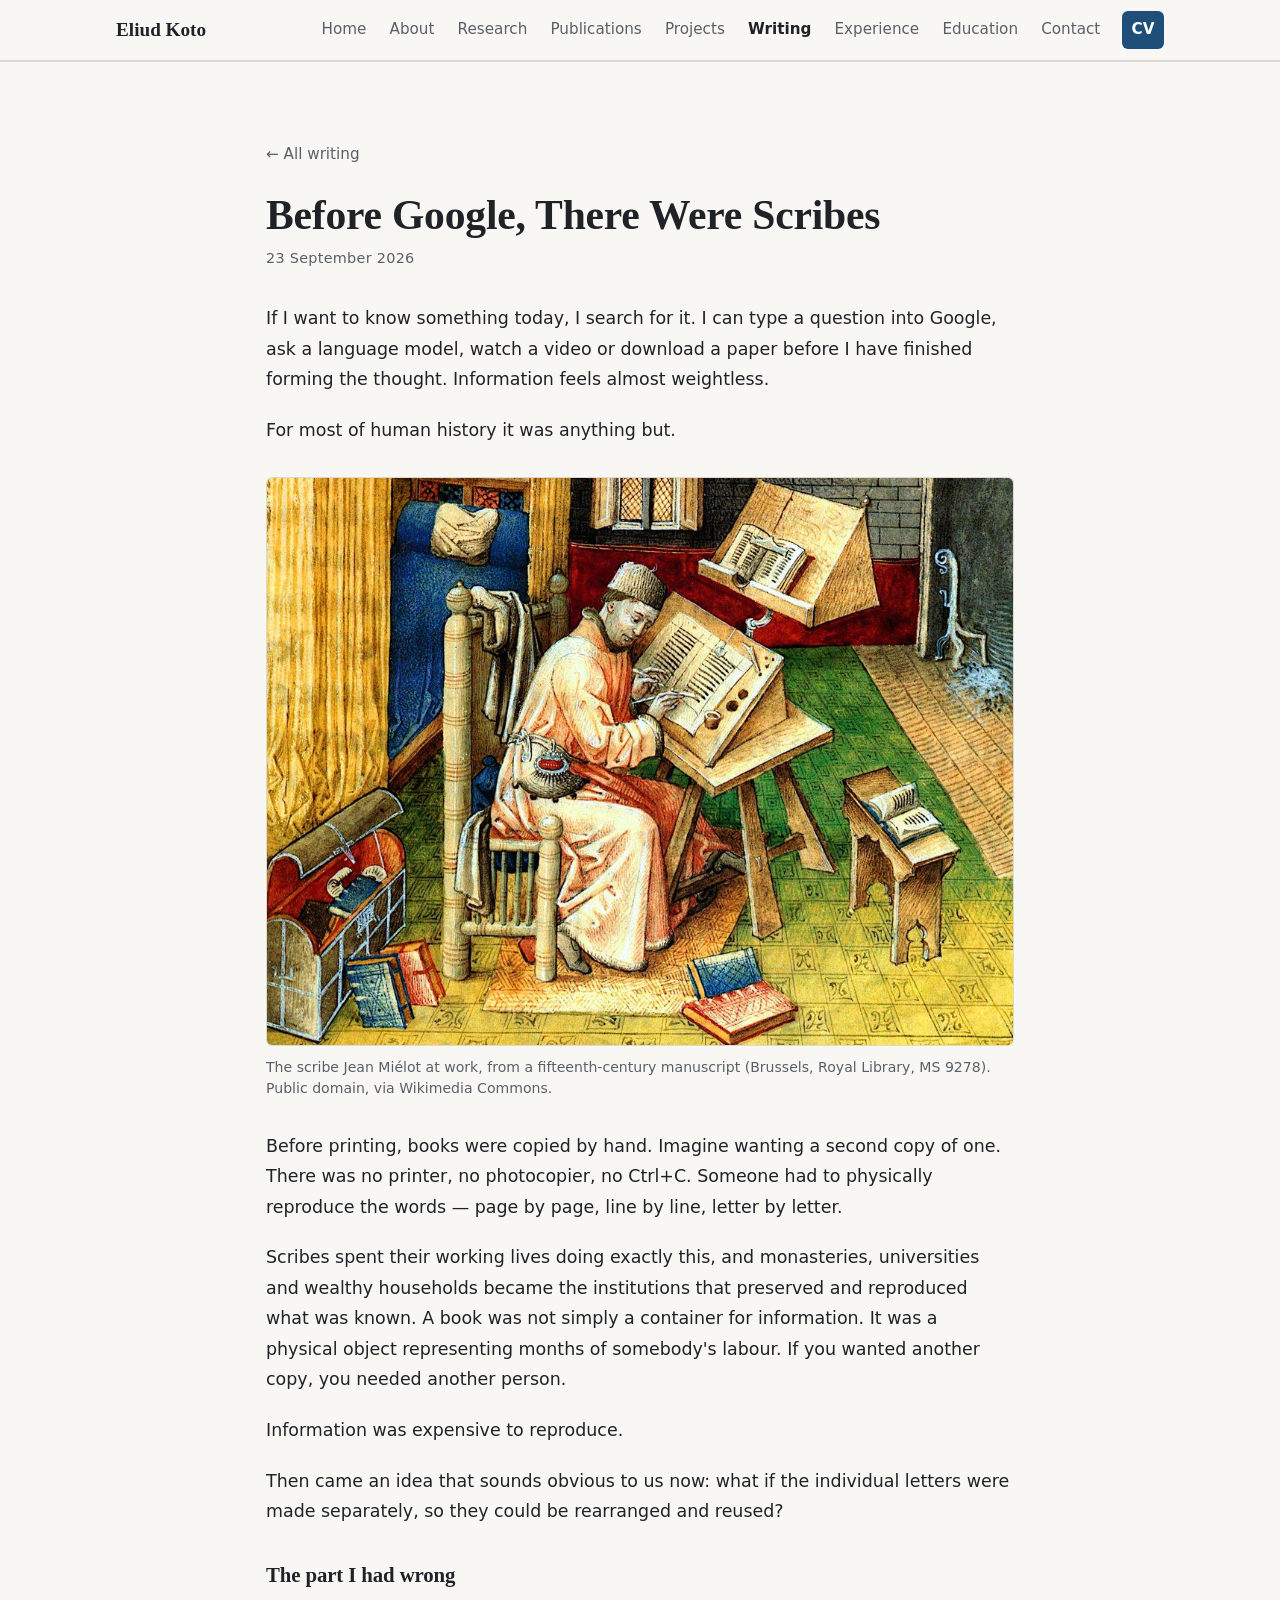
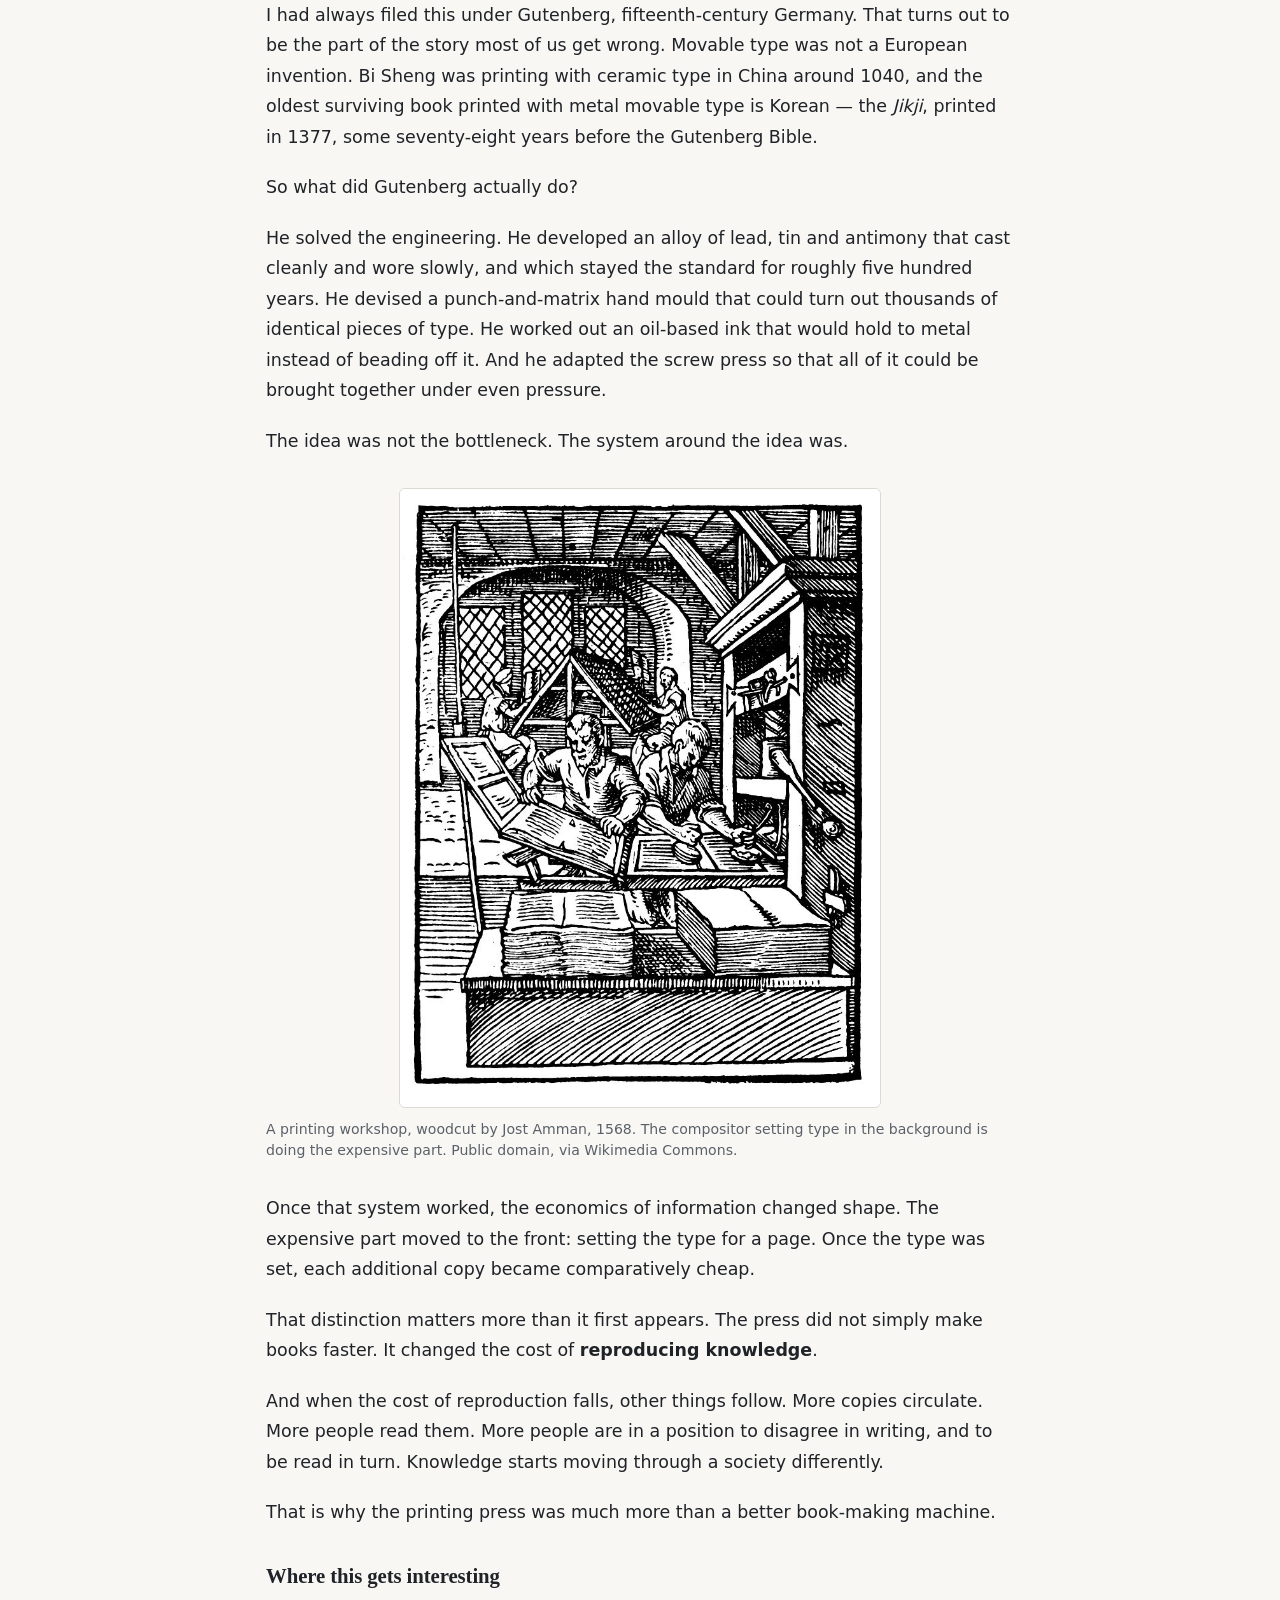
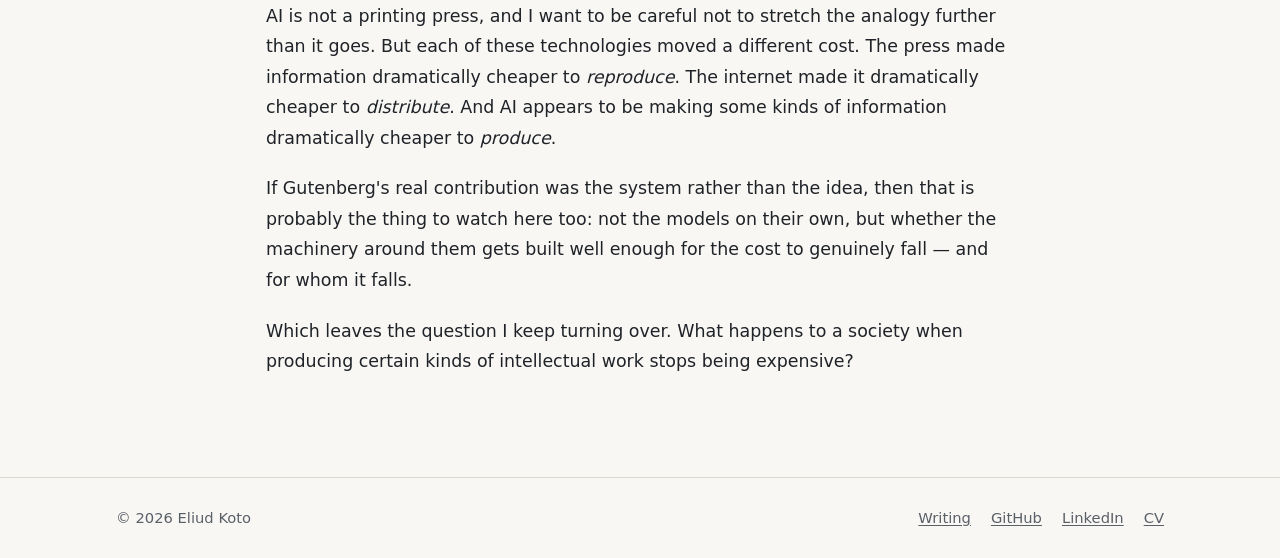
<file: writing/before-google-there-were-scribes.html>
<!DOCTYPE html>
<html lang="en-GB">
<head>
  <meta charset="utf-8">
  <meta name="viewport" content="width=device-width, initial-scale=1">
  <title>Before Google, There Were Scribes — Eliud Koto</title>
  <meta name="description" content="Movable type was not Gutenberg's idea. What he actually built was the system around it — and that distinction is the interesting one for thinking about AI.">
  <meta name="author" content="Eliud Koto">
  <link rel="canonical" href="https://eliud-koto.github.io/writing/before-google-there-were-scribes.html">
  <meta name="theme-color" content="#f8f7f4">

  <meta property="og:type" content="article">
  <meta property="og:title" content="Before Google, There Were Scribes">
  <meta property="og:description" content="Movable type was not Gutenberg's idea. What he actually built was the system around it.">
  <meta property="og:url" content="https://eliud-koto.github.io/writing/before-google-there-were-scribes.html">
  <meta property="og:site_name" content="Eliud Koto">
  <meta property="og:image" content="https://eliud-koto.github.io/assets/writing/scribe-mielot.jpg">
  <meta name="twitter:card" content="summary_large_image">

  <link rel="icon" href="../assets/favicon.svg" type="image/svg+xml">
  <link rel="stylesheet" href="../css/style.css">
</head>
<body>

<a class="skip-link" href="#main">Skip to content</a>

<header class="site-header">
  <div class="container nav-bar">
    <a class="brand" href="../index.html">Eliud Koto</a>

    <button class="nav-toggle" type="button" aria-expanded="false" aria-controls="site-nav" aria-label="Open menu">
      <span class="nav-toggle-bar"></span>
      <span class="nav-toggle-bar"></span>
      <span class="nav-toggle-bar"></span>
    </button>

    <nav id="site-nav" class="site-nav" aria-label="Main">
      <ul>
        <li><a href="../index.html">Home</a></li>
        <li><a href="../index.html#about">About</a></li>
        <li><a href="../index.html#research">Research</a></li>
        <li><a href="../index.html#publications">Publications</a></li>
        <li><a href="../index.html#projects">Projects</a></li>
        <li><a href="index.html" aria-current="page">Writing</a></li>
        <li><a href="../index.html#experience">Experience</a></li>
        <li><a href="../index.html#education">Education</a></li>
        <li><a href="../index.html#contact">Contact</a></li>
        <li><a class="nav-cv" href="../assets/Eliud_Koto_CV.pdf" target="_blank" rel="noopener">CV</a></li>
      </ul>
    </nav>
  </div>
</header>

<main id="main">

  <article class="section post">
    <div class="container narrow">

      <p class="back-link"><a href="index.html">← All writing</a></p>

      <header class="post-header">
        <h1>Before Google, There Were Scribes</h1>
        <p class="post-date"><time datetime="2026-09-23">23 September 2026</time></p>
      </header>

      <div class="post-body">

        <p>
          If I want to know something today, I search for it. I can type a question into
          Google, ask a language model, watch a video or download a paper before I have
          finished forming the thought. Information feels almost weightless.
        </p>

        <p>For most of human history it was anything but.</p>

        <figure class="post-figure">
          <img src="../assets/writing/scribe-mielot.jpg"
               alt="A fifteenth-century illumination of the scribe Jean Miélot seated at a sloped writing desk, copying a manuscript, with books scattered around the room."
               width="1000" height="760" loading="lazy" decoding="async">
          <figcaption>
            The scribe Jean Miélot at work, from a fifteenth-century manuscript
            (Brussels, Royal Library, MS 9278). Public domain, via Wikimedia Commons.
          </figcaption>
        </figure>

        <p>
          Before printing, books were copied by hand. Imagine wanting a second copy of one.
          There was no printer, no photocopier, no Ctrl+C. Someone had to physically reproduce
          the words — page by page, line by line, letter by letter.
        </p>

        <p>
          Scribes spent their working lives doing exactly this, and monasteries, universities
          and wealthy households became the institutions that preserved and reproduced what was
          known. A book was not simply a container for information. It was a physical object
          representing months of somebody's labour. If you wanted another copy, you needed
          another person.
        </p>

        <p>Information was expensive to reproduce.</p>

        <p>
          Then came an idea that sounds obvious to us now: what if the individual letters were
          made separately, so they could be rearranged and reused?
        </p>

        <h2>The part I had wrong</h2>

        <p>
          I had always filed this under Gutenberg, fifteenth-century Germany. That turns out to
          be the part of the story most of us get wrong. Movable type was not a European
          invention. Bi Sheng was printing with ceramic type in China around 1040, and the
          oldest surviving book printed with metal movable type is Korean — the
          <em>Jikji</em>, printed in 1377, some seventy-eight years before the Gutenberg Bible.
        </p>

        <p>So what did Gutenberg actually do?</p>

        <p>
          He solved the engineering. He developed an alloy of lead, tin and antimony that cast
          cleanly and wore slowly, and which stayed the standard for roughly five hundred years.
          He devised a punch-and-matrix hand mould that could turn out thousands of identical
          pieces of type. He worked out an oil-based ink that would hold to metal instead of
          beading off it. And he adapted the screw press so that all of it could be brought
          together under even pressure.
        </p>

        <p>The idea was not the bottleneck. The system around the idea was.</p>

        <figure class="post-figure figure-tall">
          <img src="../assets/writing/printing-press-1568.jpg"
               alt="A 1568 woodcut of a printing workshop: two men working a screw press while a compositor sets type at a case in the background, with stacks of printed sheets in front."
               width="754" height="972" loading="lazy" decoding="async">
          <figcaption>
            A printing workshop, woodcut by Jost Amman, 1568. The compositor setting type in
            the background is doing the expensive part. Public domain, via Wikimedia Commons.
          </figcaption>
        </figure>

        <p>
          Once that system worked, the economics of information changed shape. The expensive
          part moved to the front: setting the type for a page. Once the type was set, each
          additional copy became comparatively cheap.
        </p>

        <p>
          That distinction matters more than it first appears. The press did not simply make
          books faster. It changed the cost of <strong>reproducing knowledge</strong>.
        </p>

        <p>
          And when the cost of reproduction falls, other things follow. More copies circulate.
          More people read them. More people are in a position to disagree in writing, and to
          be read in turn. Knowledge starts moving through a society differently.
        </p>

        <p>That is why the printing press was much more than a better book-making machine.</p>

        <h2>Where this gets interesting</h2>

        <p>
          AI is not a printing press, and I want to be careful not to stretch the analogy
          further than it goes. But each of these technologies moved a different cost. The
          press made information dramatically cheaper to <em>reproduce</em>. The internet made
          it dramatically cheaper to <em>distribute</em>. And AI appears to be making some
          kinds of information dramatically cheaper to <em>produce</em>.
        </p>

        <p>
          If Gutenberg's real contribution was the system rather than the idea, then that is
          probably the thing to watch here too: not the models on their own, but whether the
          machinery around them gets built well enough for the cost to genuinely fall — and for
          whom it falls.
        </p>

        <p>
          Which leaves the question I keep turning over. What happens to a society when
          producing certain kinds of intellectual work stops being expensive?
        </p>

      </div>
    </div>
  </article>

</main>

<footer class="site-footer">
  <div class="container footer-bar">
    <p>© <span id="year">2026</span> Eliud Koto</p>
    <ul>
      <li><a href="index.html">Writing</a></li>
      <li><a href="https://github.com/eliud-koto" target="_blank" rel="noopener">GitHub</a></li>
      <li><a href="https://www.linkedin.com/in/eliud-koto-625817103/" target="_blank" rel="noopener">LinkedIn</a></li>
      <li><a href="../assets/Eliud_Koto_CV.pdf" target="_blank" rel="noopener">CV</a></li>
    </ul>
  </div>
</footer>

<script src="../js/main.js"></script>
</body>
</html>
</file>
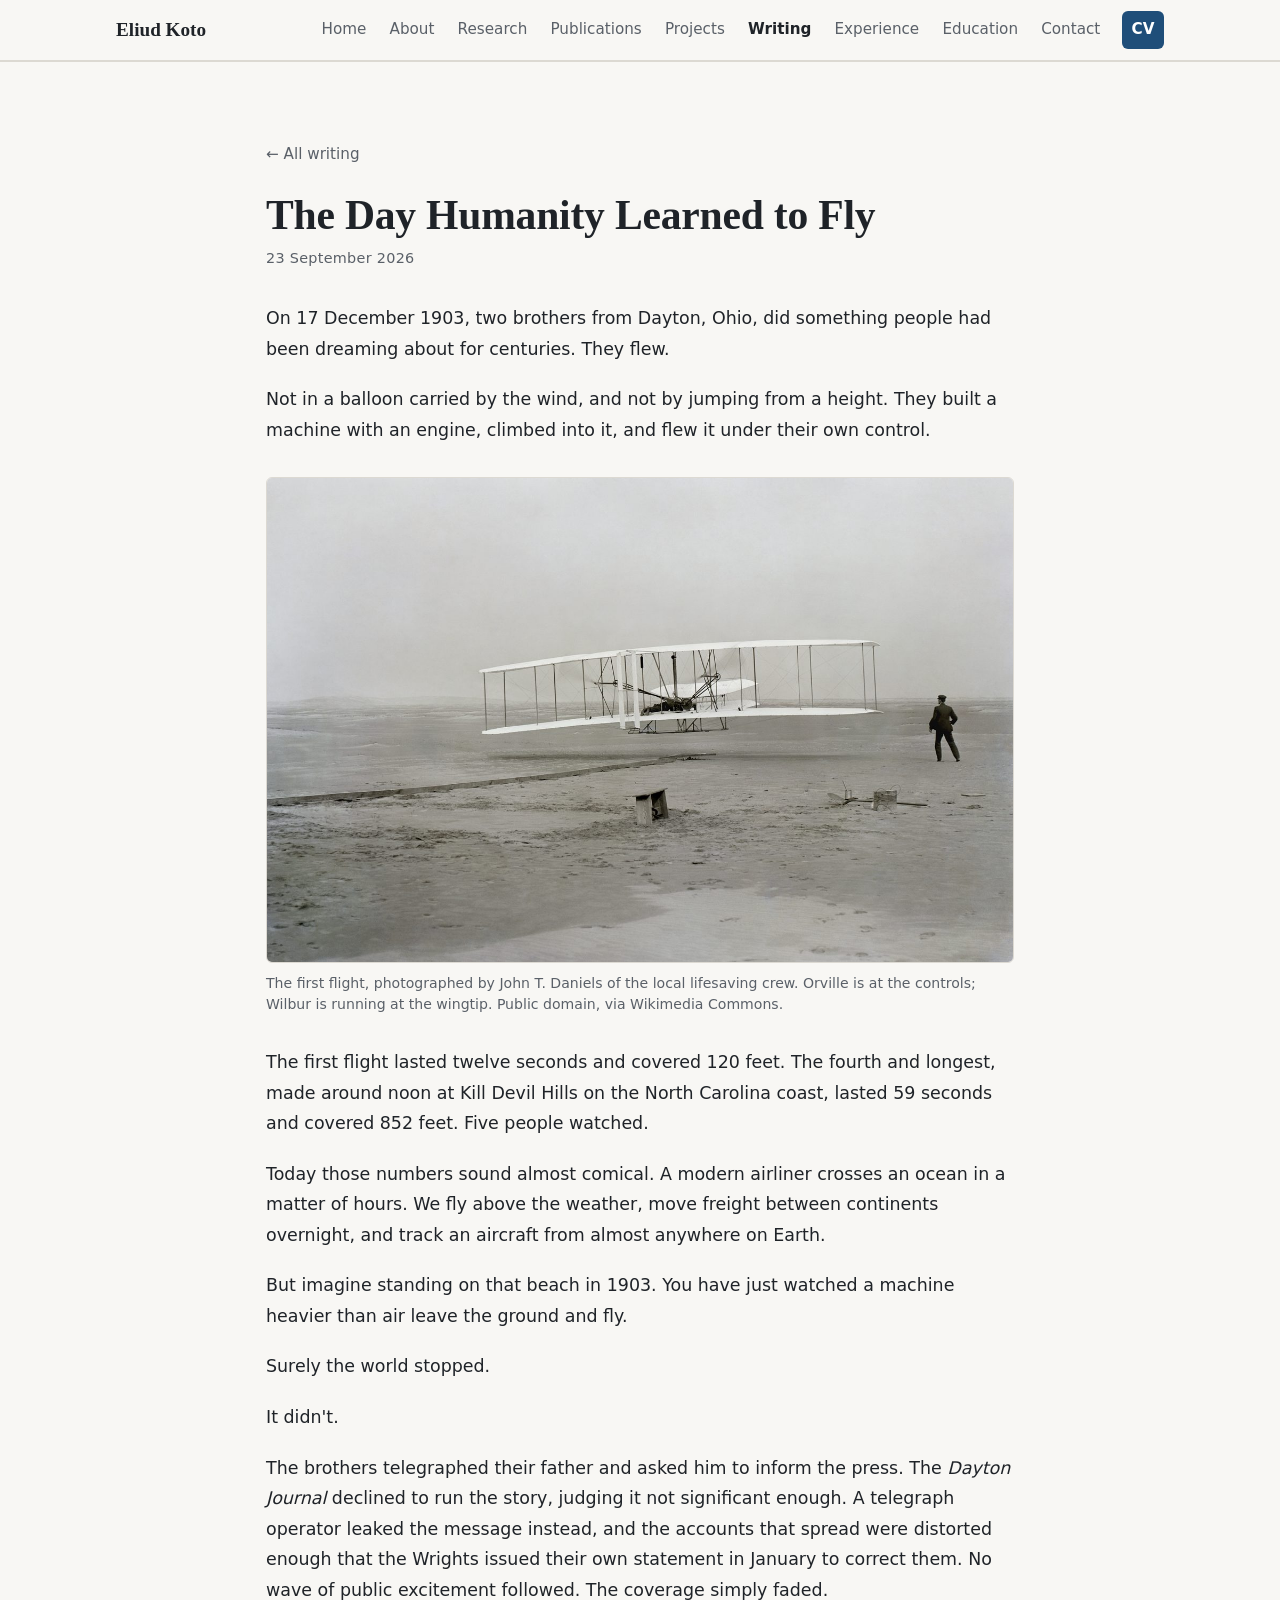
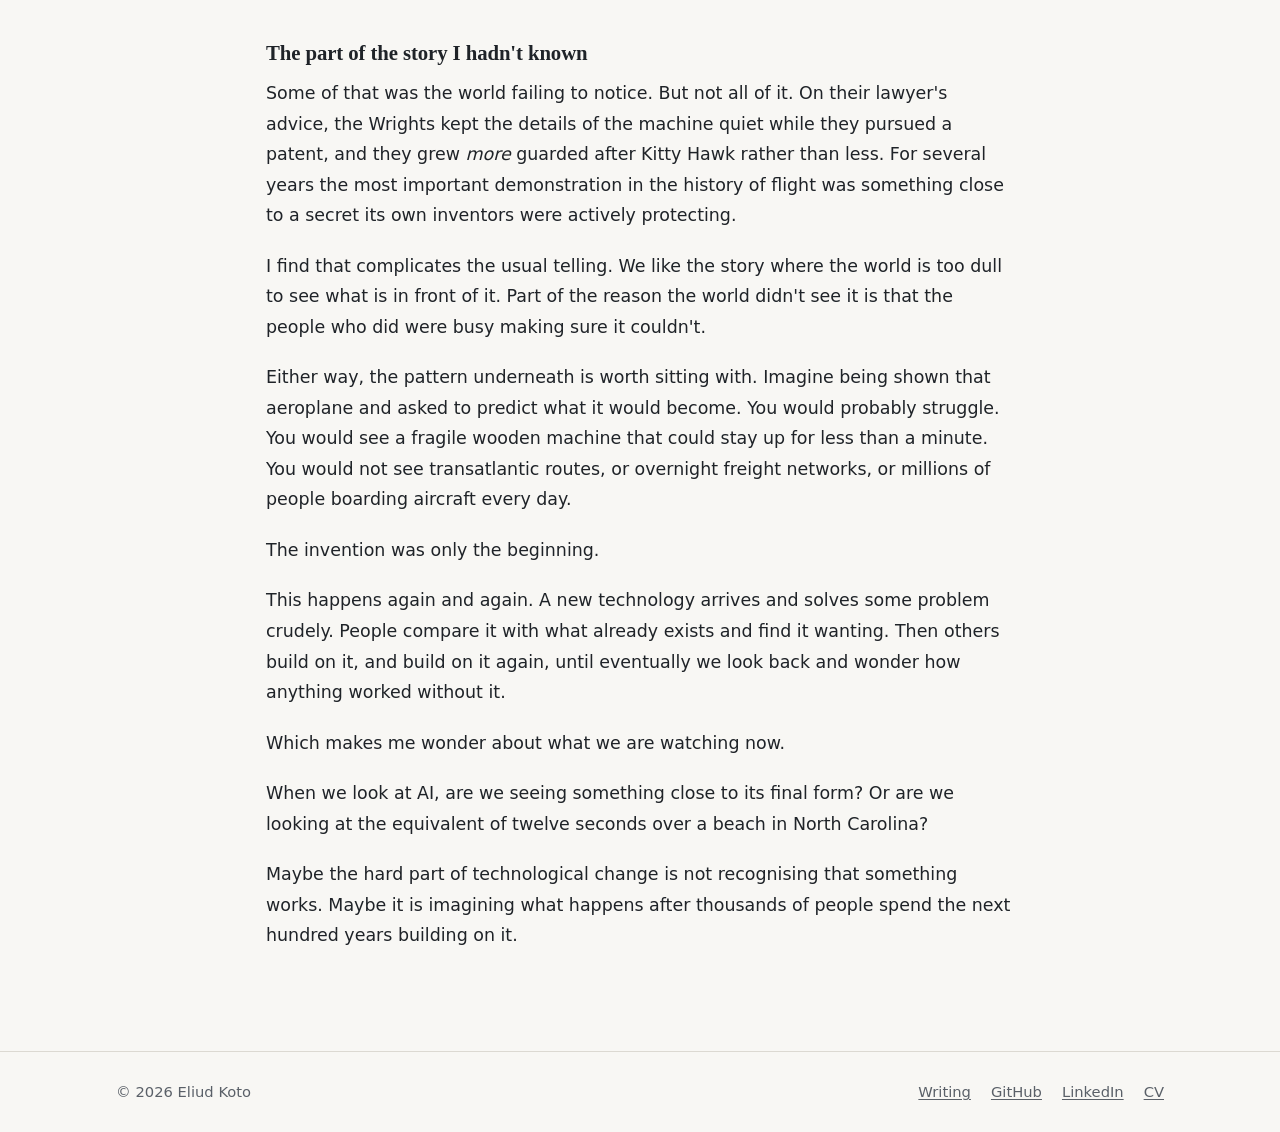
<file: writing/the-day-humanity-learned-to-fly.html>
<!DOCTYPE html>
<html lang="en-GB">
<head>
  <meta charset="utf-8">
  <meta name="viewport" content="width=device-width, initial-scale=1">
  <title>The Day Humanity Learned to Fly — Eliud Koto</title>
  <meta name="description" content="In 1903 two brothers flew a powered machine for 59 seconds, and the world barely noticed. What that says about recognising a technological revolution while you are standing in one.">
  <meta name="author" content="Eliud Koto">
  <link rel="canonical" href="https://eliud-koto.github.io/writing/the-day-humanity-learned-to-fly.html">
  <meta name="theme-color" content="#f8f7f4">

  <meta property="og:type" content="article">
  <meta property="og:title" content="The Day Humanity Learned to Fly">
  <meta property="og:description" content="In 1903 two brothers flew a powered machine for 59 seconds, and the world barely noticed.">
  <meta property="og:url" content="https://eliud-koto.github.io/writing/the-day-humanity-learned-to-fly.html">
  <meta property="og:site_name" content="Eliud Koto">
  <meta property="og:image" content="https://eliud-koto.github.io/assets/writing/first-flight-1903.jpg">
  <meta name="twitter:card" content="summary_large_image">

  <link rel="icon" href="../assets/favicon.svg" type="image/svg+xml">
  <link rel="stylesheet" href="../css/style.css">
</head>
<body>

<a class="skip-link" href="#main">Skip to content</a>

<header class="site-header">
  <div class="container nav-bar">
    <a class="brand" href="../index.html">Eliud Koto</a>

    <button class="nav-toggle" type="button" aria-expanded="false" aria-controls="site-nav" aria-label="Open menu">
      <span class="nav-toggle-bar"></span>
      <span class="nav-toggle-bar"></span>
      <span class="nav-toggle-bar"></span>
    </button>

    <nav id="site-nav" class="site-nav" aria-label="Main">
      <ul>
        <li><a href="../index.html">Home</a></li>
        <li><a href="../index.html#about">About</a></li>
        <li><a href="../index.html#research">Research</a></li>
        <li><a href="../index.html#publications">Publications</a></li>
        <li><a href="../index.html#projects">Projects</a></li>
        <li><a href="index.html" aria-current="page">Writing</a></li>
        <li><a href="../index.html#experience">Experience</a></li>
        <li><a href="../index.html#education">Education</a></li>
        <li><a href="../index.html#contact">Contact</a></li>
        <li><a class="nav-cv" href="../assets/Eliud_Koto_CV.pdf" target="_blank" rel="noopener">CV</a></li>
      </ul>
    </nav>
  </div>
</header>

<main id="main">

  <article class="section post">
    <div class="container narrow">

      <p class="back-link"><a href="index.html">← All writing</a></p>

      <header class="post-header">
        <h1>The Day Humanity Learned to Fly</h1>
        <p class="post-date"><time datetime="2026-09-23">23 September 2026</time></p>
      </header>

      <div class="post-body">

        <p>
          On 17 December 1903, two brothers from Dayton, Ohio, did something people had been
          dreaming about for centuries. They flew.
        </p>

        <p>
          Not in a balloon carried by the wind, and not by jumping from a height. They built a
          machine with an engine, climbed into it, and flew it under their own control.
        </p>

        <figure class="post-figure">
          <img src="../assets/writing/first-flight-1903.jpg"
               alt="The Wright Flyer just after leaving the ground, Orville lying prone at the controls and Wilbur running alongside the right wingtip on the sand at Kill Devil Hills."
               width="1400" height="907" loading="lazy" decoding="async">
          <figcaption>
            The first flight, photographed by John T. Daniels of the local lifesaving crew.
            Orville is at the controls; Wilbur is running at the wingtip.
            Public domain, via Wikimedia Commons.
          </figcaption>
        </figure>

        <p>
          The first flight lasted twelve seconds and covered 120 feet. The fourth and longest,
          made around noon at Kill Devil Hills on the North Carolina coast, lasted 59 seconds
          and covered 852 feet. Five people watched.
        </p>

        <p>
          Today those numbers sound almost comical. A modern airliner crosses an ocean in a
          matter of hours. We fly above the weather, move freight between continents overnight,
          and track an aircraft from almost anywhere on Earth.
        </p>

        <p>
          But imagine standing on that beach in 1903. You have just watched a machine heavier
          than air leave the ground and fly.
        </p>

        <p>Surely the world stopped.</p>

        <p>It didn't.</p>

        <p>
          The brothers telegraphed their father and asked him to inform the press. The
          <em>Dayton Journal</em> declined to run the story, judging it not significant enough.
          A telegraph operator leaked the message instead, and the accounts that spread were
          distorted enough that the Wrights issued their own statement in January to correct
          them. No wave of public excitement followed. The coverage simply faded.
        </p>

        <h2>The part of the story I hadn't known</h2>

        <p>
          Some of that was the world failing to notice. But not all of it. On their lawyer's
          advice, the Wrights kept the details of the machine quiet while they pursued a patent,
          and they grew <em>more</em> guarded after Kitty Hawk rather than less. For several
          years the most important demonstration in the history of flight was something close
          to a secret its own inventors were actively protecting.
        </p>

        <p>
          I find that complicates the usual telling. We like the story where the world is too
          dull to see what is in front of it. Part of the reason the world didn't see it is
          that the people who did were busy making sure it couldn't.
        </p>

        <p>
          Either way, the pattern underneath is worth sitting with. Imagine being shown that
          aeroplane and asked to predict what it would become. You would probably struggle. You
          would see a fragile wooden machine that could stay up for less than a minute. You
          would not see transatlantic routes, or overnight freight networks, or millions of
          people boarding aircraft every day.
        </p>

        <p>The invention was only the beginning.</p>

        <p>
          This happens again and again. A new technology arrives and solves some problem
          crudely. People compare it with what already exists and find it wanting. Then others
          build on it, and build on it again, until eventually we look back and wonder how
          anything worked without it.
        </p>

        <p>Which makes me wonder about what we are watching now.</p>

        <p>
          When we look at AI, are we seeing something close to its final form? Or are we
          looking at the equivalent of twelve seconds over a beach in North Carolina?
        </p>

        <p>
          Maybe the hard part of technological change is not recognising that something works.
          Maybe it is imagining what happens after thousands of people spend the next hundred
          years building on it.
        </p>

      </div>
    </div>
  </article>

</main>

<footer class="site-footer">
  <div class="container footer-bar">
    <p>© <span id="year">2026</span> Eliud Koto</p>
    <ul>
      <li><a href="index.html">Writing</a></li>
      <li><a href="https://github.com/eliud-koto" target="_blank" rel="noopener">GitHub</a></li>
      <li><a href="https://www.linkedin.com/in/eliud-koto-625817103/" target="_blank" rel="noopener">LinkedIn</a></li>
      <li><a href="../assets/Eliud_Koto_CV.pdf" target="_blank" rel="noopener">CV</a></li>
    </ul>
  </div>
</footer>

<script src="../js/main.js"></script>
</body>
</html>
</file>
<file: css/style.css>
/* ------------------------------------------------------------------
   Eliud Koto — personal academic website
   Plain CSS, no build step. Restrained palette, system fonts.
   ------------------------------------------------------------------ */

:root {
  --bg: #f8f7f4;
  --bg-alt: #f1efea;
  --surface: #ffffff;
  --text: #1f2328;
  --text-muted: #5a6068;
  --border: #dcd9d2;
  --accent: #1f4e79;
  --accent-hover: #163a5a;
  --accent-soft: #e6eef6;

  --font-serif: "Iowan Old Style", "Palatino Linotype", "Book Antiqua", Palatino, Georgia, "Times New Roman", serif;
  --font-sans: system-ui, -apple-system, "Segoe UI", Roboto, "Helvetica Neue", Arial, sans-serif;

  --measure: 68ch;
  --container: 1080px;
  --gutter: 16px;
  --radius: 6px;
}

@media (prefers-color-scheme: dark) {
  :root:not([data-theme="light"]) {
    --bg: #15171a;
    --bg-alt: #1b1e22;
    --surface: #202429;
    --text: #e8e6e1;
    --text-muted: #a4a9b0;
    --border: #33383f;
    --accent: #8fb6dc;
    --accent-hover: #b3cee9;
    --accent-soft: #24303c;
  }
}

/* --- Base ---------------------------------------------------------- */

*,
*::before,
*::after { box-sizing: border-box; }

html {
  scroll-behavior: smooth;
  -webkit-text-size-adjust: 100%;
}

@media (prefers-reduced-motion: reduce) {
  html { scroll-behavior: auto; }
}

body {
  margin: 0;
  background: var(--bg);
  color: var(--text);
  font-family: var(--font-sans);
  font-size: 1.0625rem;
  line-height: 1.65;
  -webkit-font-smoothing: antialiased;
}

h1, h2, h3, h4 {
  font-family: var(--font-serif);
  font-weight: 600;
  line-height: 1.2;
  margin: 0 0 0.5em;
  letter-spacing: -0.005em;
}

h1 { font-size: clamp(2.25rem, 5vw, 3.25rem); }
h2 { font-size: clamp(1.6rem, 3vw, 2rem); margin-bottom: 1.5rem; }
h2::after {
  content: "";
  display: block;
  width: 2.5rem;
  height: 3px;
  margin-top: 0.6rem;
  background: var(--accent);
  border-radius: 2px;
}
h3 { font-size: 1.25rem; }
h4 { font-size: 1.1rem; }

p { margin: 0 0 1em; }
p:last-child { margin-bottom: 0; }

a {
  color: var(--accent);
  text-decoration: underline;
  text-decoration-thickness: 1px;
  text-underline-offset: 0.15em;
}
a:hover { color: var(--accent-hover); }
a:focus-visible {
  outline: 2px solid var(--accent);
  outline-offset: 2px;
  border-radius: 2px;
}

ul, ol { padding-left: 1.25rem; }
li { margin-bottom: 0.35em; }

strong { font-weight: 600; }

.container {
  width: 100%;
  max-width: var(--container);
  margin: 0 auto;
  padding: 0 var(--gutter);
}

.container.narrow { max-width: 780px; }

.skip-link {
  position: absolute;
  left: -999px;
  top: 0;
  background: var(--accent);
  color: #fff;
  padding: 0.5rem 1rem;
  z-index: 100;
}
.skip-link:focus { left: 0; }

/* --- Header / navigation ------------------------------------------ */

.site-header {
  position: sticky;
  top: 0;
  z-index: 50;
  background: var(--bg);
  border-bottom: 1px solid var(--border);
}

.nav-bar {
  display: flex;
  align-items: center;
  justify-content: space-between;
  min-height: 60px;
  gap: 1rem;
}

.brand {
  font-family: var(--font-serif);
  font-size: 1.2rem;
  font-weight: 600;
  color: var(--text);
  text-decoration: none;
}
.brand:hover { color: var(--accent); }

.site-nav ul {
  list-style: none;
  margin: 0;
  padding: 0;
  display: flex;
  align-items: center;
  gap: 0.25rem;
}
.site-nav li { margin: 0; }

.site-nav a {
  display: inline-block;
  padding: 0.4rem 0.6rem;
  font-size: 0.95rem;
  color: var(--text-muted);
  text-decoration: none;
  border-radius: var(--radius);
}
.site-nav a:hover { color: var(--text); background: var(--accent-soft); }
.site-nav a[aria-current="page"] { color: var(--text); font-weight: 600; }

.site-nav a.nav-cv {
  margin-left: 0.5rem;
  color: #fff;
  background: var(--accent);
  font-weight: 600;
}
.site-nav a.nav-cv:hover { background: var(--accent-hover); color: #fff; }

@media (prefers-color-scheme: dark) {
  :root:not([data-theme="light"]) .site-nav a.nav-cv { color: #15171a; }
  :root:not([data-theme="light"]) .site-nav a.nav-cv:hover { color: #15171a; }
}

.nav-toggle {
  display: none;
  background: none;
  border: 1px solid var(--border);
  border-radius: var(--radius);
  padding: 0.45rem 0.55rem;
  cursor: pointer;
}
.nav-toggle-bar {
  display: block;
  width: 20px;
  height: 2px;
  background: var(--text);
  margin: 4px 0;
  transition: transform 0.2s ease, opacity 0.2s ease;
}
.nav-toggle[aria-expanded="true"] .nav-toggle-bar:nth-child(1) { transform: translateY(6px) rotate(45deg); }
.nav-toggle[aria-expanded="true"] .nav-toggle-bar:nth-child(2) { opacity: 0; }
.nav-toggle[aria-expanded="true"] .nav-toggle-bar:nth-child(3) { transform: translateY(-6px) rotate(-45deg); }

@media (max-width: 1040px) {
  .nav-toggle { display: block; }

  .site-nav {
    display: none;
    position: absolute;
    left: 0;
    right: 0;
    top: 100%;
    background: var(--bg);
    border-bottom: 1px solid var(--border);
    padding: 0.5rem var(--gutter) 1rem;
  }
  .site-nav.is-open { display: block; }

  .site-nav ul {
    flex-direction: column;
    align-items: stretch;
    gap: 0;
  }
  .site-nav a {
    display: block;
    padding: 0.65rem 0.5rem;
    font-size: 1.05rem;
  }
  .site-nav a.nav-cv {
    margin: 0.5rem 0 0;
    text-align: center;
  }
}

/* --- Sections ------------------------------------------------------ */

section[id] { scroll-margin-top: 72px; }

.section {
  padding: clamp(3rem, 7vw, 5rem) 0;
  border-top: 1px solid var(--border);
}
.section-alt { background: var(--bg-alt); }

.hero {
  padding: clamp(3.5rem, 9vw, 6.5rem) 0 clamp(3rem, 7vw, 5rem);
}

.hero-inner {
  display: flex;
  align-items: center;
  gap: 2.5rem;
}
.hero-text { flex: 1 1 auto; min-width: 0; }

.hero-photo {
  flex: 0 0 auto;
  width: clamp(150px, 20vw, 220px);
  height: auto;
  border-radius: 10px;
  border: 1px solid var(--border);
  box-shadow: 0 1px 2px rgba(0, 0, 0, 0.06);
}

@media (max-width: 700px) {
  .hero-inner { flex-direction: column-reverse; align-items: flex-start; gap: 1.5rem; }
  .hero-photo { width: 140px; }
}

.eyebrow {
  font-size: 0.85rem;
  text-transform: uppercase;
  letter-spacing: 0.12em;
  color: var(--text-muted);
  margin-bottom: 0.75rem;
}

.lead {
  font-size: 1.2rem;
  max-width: var(--measure);
  margin-bottom: 1rem;
}
.lead-secondary {
  color: var(--text-muted);
  max-width: var(--measure);
  margin-bottom: 1.75rem;
}

.actions {
  display: flex;
  flex-wrap: wrap;
  gap: 0.6rem;
}

.btn {
  display: inline-block;
  padding: 0.6rem 1.1rem;
  font-size: 0.95rem;
  font-weight: 500;
  color: var(--text);
  background: var(--surface);
  border: 1px solid var(--border);
  border-radius: var(--radius);
  text-decoration: none;
  transition: border-color 0.15s ease, background-color 0.15s ease;
}
.btn:hover {
  color: var(--text);
  border-color: var(--accent);
  background: var(--accent-soft);
}
.btn-primary {
  color: #fff;
  background: var(--accent);
  border-color: var(--accent);
}
.btn-primary:hover {
  color: #fff;
  background: var(--accent-hover);
  border-color: var(--accent-hover);
}

@media (prefers-color-scheme: dark) {
  :root:not([data-theme="light"]) .btn-primary,
  :root:not([data-theme="light"]) .btn-primary:hover { color: #15171a; }
}

.meta {
  color: var(--text-muted);
  font-size: 0.95rem;
}
.small { font-size: 0.95rem; color: var(--text-muted); }
.note { color: var(--text-muted); font-size: 0.95rem; margin-top: 1.5rem; }
.subhead { margin-top: 2.5rem; }

.plain-list { padding-left: 1.25rem; }

/* --- Research ------------------------------------------------------ */

.two-col {
  display: grid;
  grid-template-columns: minmax(0, 2fr) minmax(0, 3fr);
  gap: 2.5rem;
  align-items: start;
}
@media (max-width: 820px) {
  .two-col { grid-template-columns: 1fr; gap: 2rem; }
}

.interest-list { padding-left: 1.1rem; }
.interest-list li { margin-bottom: 0.6em; }

/* --- Cards --------------------------------------------------------- */

.card {
  background: var(--surface);
  border: 1px solid var(--border);
  border-radius: var(--radius);
  padding: 1.35rem 1.5rem;
  height: 100%;
  display: flex;
  flex-direction: column;
}
.card h3, .card h4 { margin-bottom: 0.35rem; }
.card > p:not(.links):not(.tags) { flex-grow: 0; }
.card .links { margin-top: auto; padding-top: 0.75rem; }

.grid {
  display: grid;
  grid-template-columns: repeat(auto-fill, minmax(300px, 1fr));
  gap: 1.25rem;
}

.tags {
  display: flex;
  flex-wrap: wrap;
  gap: 0.4rem;
  margin: 0.75rem 0 0.25rem;
}
.tags span {
  font-size: 0.78rem;
  padding: 0.15rem 0.55rem;
  border: 1px solid transparent;
  border-radius: 999px;
  color: var(--accent);
  background: var(--accent-soft);
}

.links {
  display: flex;
  flex-wrap: wrap;
  gap: 1rem;
  font-size: 0.95rem;
}
.links a { font-weight: 500; }

/* --- Publications -------------------------------------------------- */

.pub-list {
  list-style: none;
  padding: 0;
  margin: 0;
}
.pub-list > li {
  padding: 1.25rem 0;
  border-bottom: 1px solid var(--border);
  margin: 0;
}
.pub-list > li:first-child { padding-top: 0; }
.pub-list > li:last-child { border-bottom: none; }

.pub-title {
  font-family: var(--font-serif);
  font-size: 1.15rem;
  font-weight: 600;
  margin-bottom: 0.25rem;
}
.pub-authors { margin-bottom: 0.15rem; }
.pub-venue {
  color: var(--text-muted);
  font-size: 0.95rem;
  margin-bottom: 0.6rem;
}
.pub-list .links { margin-top: 0.5rem; }

/* --- Timeline (experience / education) ----------------------------- */

.timeline {
  list-style: none;
  padding: 0;
  margin: 0;
}
.timeline > li {
  display: grid;
  grid-template-columns: 170px 1fr;
  gap: 1.5rem;
  padding: 1.25rem 0;
  border-bottom: 1px solid var(--border);
  margin: 0;
}
.timeline > li:first-child { padding-top: 0; }
.timeline > li:last-child { border-bottom: none; }

.timeline-when {
  color: var(--text-muted);
  font-size: 0.95rem;
  padding-top: 0.2rem;
  white-space: nowrap;
}
.timeline-what h3 { margin-bottom: 0.15rem; }
.timeline-what .meta { margin-bottom: 0.6rem; }
.timeline-what ul { margin: 0.5rem 0 0; padding-left: 1.1rem; list-style: disc; }

@media (max-width: 640px) {
  .timeline > li { grid-template-columns: 1fr; gap: 0.35rem; }
  .timeline-when { padding-top: 0; }
}

/* --- Contact ------------------------------------------------------- */

.contact-list {
  list-style: none;
  padding: 0;
  margin: 1.25rem 0 0;
}
.contact-list li {
  display: flex;
  gap: 1rem;
  padding: 0.45rem 0;
  border-bottom: 1px solid var(--border);
  margin: 0;
}
.contact-list li:last-child { border-bottom: none; }
.contact-list .label {
  flex: 0 0 90px;
  color: var(--text-muted);
  font-size: 0.9rem;
  text-transform: uppercase;
  letter-spacing: 0.06em;
  padding-top: 0.15rem;
}
.contact-list a { word-break: break-word; }

/* --- Writing / posts ----------------------------------------------- */

.page-title { margin-bottom: 0.75rem; }
.page-title::after { display: none; }

.post-intro {
  max-width: var(--measure);
  padding: 1.5rem 0 0.5rem;
  color: var(--text-muted);
}
.post-intro .intro-heading {
  font-size: 1.15rem;
  color: var(--text);
  margin-bottom: 0.75rem;
}
.post-intro .intro-heading::after { display: none; }

.post-list {
  list-style: none;
  padding: 0;
  margin: 0;
}
.post-list > li {
  padding: 1.25rem 0;
  border-bottom: 1px solid var(--border);
  margin: 0;
}
.post-list > li:last-child { border-bottom: none; }

.post-list h3 {
  font-size: 1.2rem;
  margin-bottom: 0.2rem;
}
.post-list h3 a {
  color: var(--text);
  text-decoration: none;
}
.post-list h3 a:hover { color: var(--accent); text-decoration: underline; }

.post-list p { color: var(--text-muted); margin-bottom: 0; }
.post-list-empty p { font-style: italic; }

.post-date {
  color: var(--text-muted);
  font-size: 0.9rem;
  letter-spacing: 0.02em;
  margin-bottom: 0.4rem;
}

.back-link {
  font-size: 0.95rem;
  margin-bottom: 1.5rem;
}
.back-link a { text-decoration: none; color: var(--text-muted); }
.back-link a:hover { color: var(--accent); text-decoration: underline; }

.post-header { margin-bottom: 2rem; }
.post-header h1 {
  font-size: clamp(1.9rem, 4vw, 2.6rem);
  margin-bottom: 0.4rem;
}
.post-header .post-date { margin-bottom: 0; }

.post-body {
  max-width: var(--measure);
  font-size: 1.09rem;
  line-height: 1.75;
}
.post-body p { margin-bottom: 1.15em; }
.post-body h2 {
  font-size: 1.3rem;
  margin-top: 2.25rem;
  margin-bottom: 0.75rem;
}
.post-body h2::after { display: none; }
.post-body ul, .post-body ol { margin-bottom: 1.15em; }
.post-body li { margin-bottom: 0.5em; }

.post-body blockquote {
  margin: 1.5em 0;
  padding: 0.25rem 0 0.25rem 1.25rem;
  border-left: 3px solid var(--accent);
  color: var(--text-muted);
  font-style: italic;
}
.post-body blockquote p:last-child { margin-bottom: 0; }

.post-figure {
  margin: 2rem 0;
}
.post-figure img {
  display: block;
  width: 100%;
  height: auto;
  border: 1px solid var(--border);
  border-radius: var(--radius);
  background: var(--surface);
}
.post-figure.figure-tall img {
  width: auto;
  max-width: 100%;
  max-height: 620px;
  margin: 0 auto;
}

.post-figure figcaption {
  margin-top: 0.65rem;
  font-size: 0.88rem;
  line-height: 1.5;
  color: var(--text-muted);
}

.template-notice {
  padding: 0.85rem 1.1rem;
  border: 1px dashed var(--border);
  border-radius: var(--radius);
  background: var(--bg-alt);
  color: var(--text-muted);
  font-size: 0.95rem;
}

/* --- Footer -------------------------------------------------------- */

.site-footer {
  border-top: 1px solid var(--border);
  padding: 1.75rem 0;
  font-size: 0.92rem;
  color: var(--text-muted);
}
.footer-bar {
  display: flex;
  flex-wrap: wrap;
  align-items: center;
  justify-content: space-between;
  gap: 0.75rem;
}
.footer-bar p { margin: 0; }
.footer-bar ul {
  list-style: none;
  margin: 0;
  padding: 0;
  display: flex;
  gap: 1.25rem;
}
.footer-bar li { margin: 0; }
.footer-bar a { color: var(--text-muted); }
.footer-bar a:hover { color: var(--accent); }
</file>
